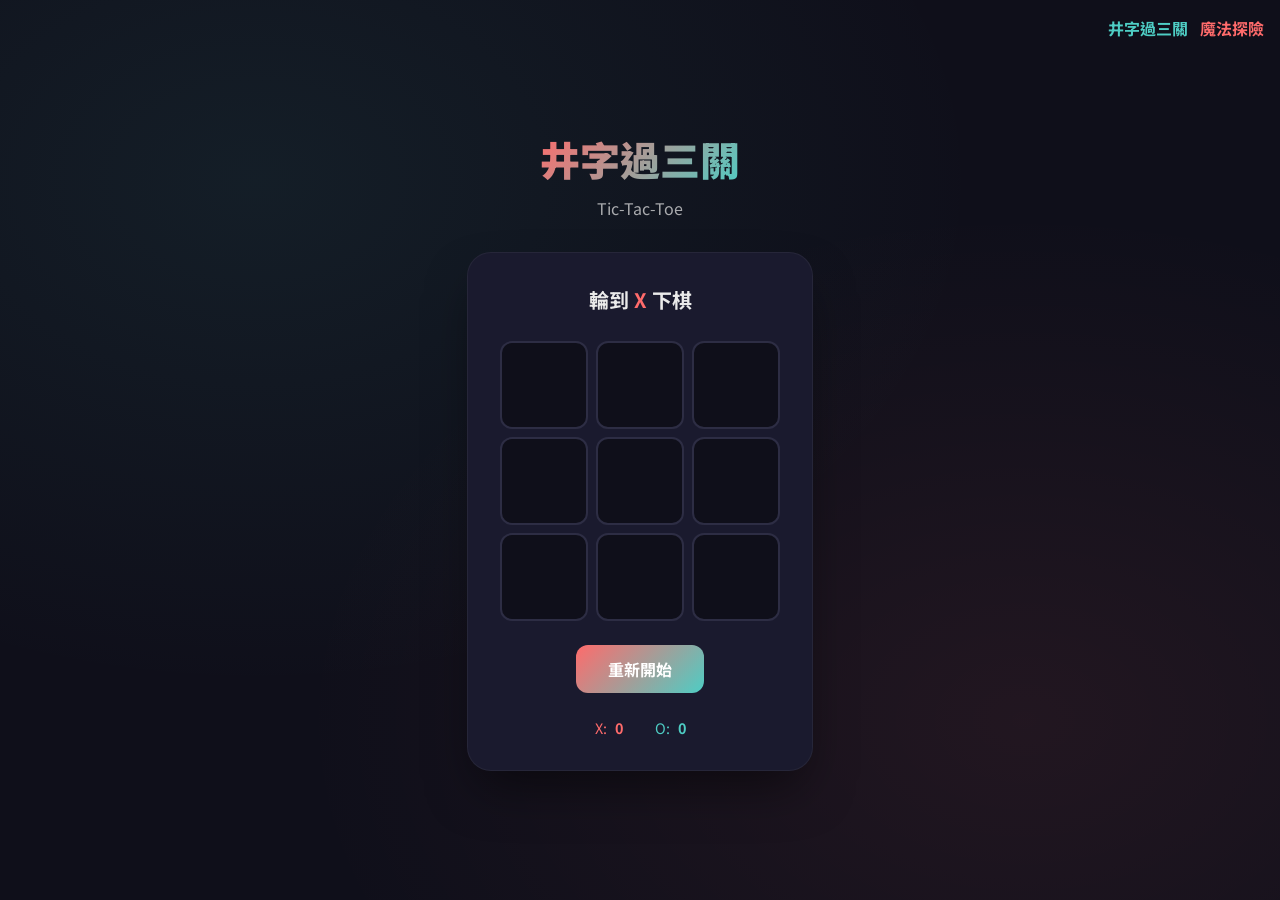
<file: index.html>
<!DOCTYPE html>
<html lang="zh-Hant">
<head>
    <meta charset="UTF-8">
    <meta name="viewport" content="width=device-width, initial-scale=1.0">
    <title>井字過三關</title>
    <link rel="preconnect" href="https://fonts.googleapis.com">
    <link rel="preconnect" href="https://fonts.gstatic.com" crossorigin>
    <link href="https://fonts.googleapis.com/css2?family=Noto+Sans+TC:wght@400;700;900&display=swap" rel="stylesheet">
    <style>
        :root {
            --bg-dark: #0f0f1a;
            --bg-card: #1a1a2e;
            --accent-x: #ff6b6b;
            --accent-o: #4ecdc4;
            --text: #eaeaea;
            --grid-line: #2d2d44;
        }

        * {
            margin: 0;
            padding: 0;
            box-sizing: border-box;
        }

        body {
            font-family: 'Noto Sans TC', sans-serif;
            min-height: 100vh;
            background: var(--bg-dark);
            background-image: 
                radial-gradient(ellipse at 20% 20%, rgba(78, 205, 196, 0.08) 0%, transparent 50%),
                radial-gradient(ellipse at 80% 80%, rgba(255, 107, 107, 0.08) 0%, transparent 50%);
            display: flex;
            flex-direction: column;
            align-items: center;
            justify-content: center;
            padding: 2rem;
            color: var(--text);
        }

        h1 {
            font-size: 2.5rem;
            font-weight: 900;
            margin-bottom: 0.5rem;
            background: linear-gradient(135deg, var(--accent-x), var(--accent-o));
            -webkit-background-clip: text;
            -webkit-text-fill-color: transparent;
            background-clip: text;
        }

        .subtitle {
            font-size: 1rem;
            opacity: 0.7;
            margin-bottom: 2rem;
        }

        .game-container {
            background: var(--bg-card);
            padding: 2rem;
            border-radius: 24px;
            box-shadow: 0 25px 50px -12px rgba(0, 0, 0, 0.5);
            border: 1px solid rgba(255, 255, 255, 0.05);
        }

        .status {
            text-align: center;
            font-size: 1.25rem;
            font-weight: 700;
            margin-bottom: 1.5rem;
            min-height: 2rem;
        }

        .status .player-x { color: var(--accent-x); }
        .status .player-o { color: var(--accent-o); }

        .board {
            display: grid;
            grid-template-columns: repeat(3, 1fr);
            gap: 8px;
            width: 280px;
            margin: 0 auto;
        }

        .cell {
            aspect-ratio: 1;
            background: var(--bg-dark);
            border: 2px solid var(--grid-line);
            border-radius: 12px;
            font-size: 3rem;
            font-weight: 900;
            cursor: pointer;
            display: flex;
            align-items: center;
            justify-content: center;
            transition: all 0.2s ease;
        }

        .cell:hover:not(.taken) {
            background: rgba(255, 255, 255, 0.05);
            border-color: rgba(255, 255, 255, 0.2);
            transform: scale(1.02);
        }

        .cell.taken {
            cursor: default;
        }

        .cell.x {
            color: var(--accent-x);
            text-shadow: 0 0 20px rgba(255, 107, 107, 0.3);
        }

        .cell.o {
            color: var(--accent-o);
            text-shadow: 0 0 20px rgba(78, 205, 196, 0.3);
        }

        .cell.winner {
            animation: pulse 0.5s ease infinite alternate;
        }

        @keyframes pulse {
            from { box-shadow: 0 0 0 0 rgba(78, 205, 196, 0.4); }
            to { box-shadow: 0 0 20px 5px rgba(78, 205, 196, 0.2); }
        }

        .cell.x.winner {
            animation-name: pulse-x;
        }

        @keyframes pulse-x {
            from { box-shadow: 0 0 0 0 rgba(255, 107, 107, 0.4); }
            to { box-shadow: 0 0 20px 5px rgba(255, 107, 107, 0.2); }
        }

        .reset-btn {
            margin-top: 1.5rem;
            padding: 0.75rem 2rem;
            font-size: 1rem;
            font-weight: 700;
            font-family: inherit;
            background: linear-gradient(135deg, var(--accent-x), var(--accent-o));
            border: none;
            border-radius: 12px;
            color: white;
            cursor: pointer;
            transition: transform 0.2s, box-shadow 0.2s;
            display: block;
            margin-left: auto;
            margin-right: auto;
        }

        .reset-btn:hover {
            transform: translateY(-2px);
            box-shadow: 0 10px 25px -5px rgba(255, 107, 107, 0.3);
        }

        .reset-btn:active {
            transform: translateY(0);
        }

        .scores {
            display: flex;
            justify-content: center;
            gap: 2rem;
            margin-top: 1.5rem;
            font-size: 0.9rem;
        }

        .score {
            display: flex;
            align-items: center;
            gap: 0.5rem;
        }

        .score-x { color: var(--accent-x); }
        .score-o { color: var(--accent-o); }
    </style>
</head>
<body>
    <nav style="position:fixed;top:1rem;right:1rem;display:flex;gap:0.75rem;">
        <a href="index.html" style="color:var(--accent-o);font-weight:700;text-decoration:none;">井字過三關</a>
        <a href="adventure.html" style="color:var(--accent-x);font-weight:700;text-decoration:none;">魔法探險</a>
    </nav>
    <h1>井字過三關</h1>
    <p class="subtitle">Tic-Tac-Toe</p>

    <div class="game-container">
        <div class="status" id="status">輪到 <span class="player-x">X</span> 下棋</div>

        <div class="board" id="board">
            <div class="cell" data-index="0"></div>
            <div class="cell" data-index="1"></div>
            <div class="cell" data-index="2"></div>
            <div class="cell" data-index="3"></div>
            <div class="cell" data-index="4"></div>
            <div class="cell" data-index="5"></div>
            <div class="cell" data-index="6"></div>
            <div class="cell" data-index="7"></div>
            <div class="cell" data-index="8"></div>
        </div>

        <button class="reset-btn" id="resetBtn">重新開始</button>

        <div class="scores">
            <span class="score score-x">X: <strong id="scoreX">0</strong></span>
            <span class="score score-o">O: <strong id="scoreO">0</strong></span>
        </div>
    </div>

    <script>
        const WIN_PATTERNS = [
            [0, 1, 2], [3, 4, 5], [6, 7, 8],
            [0, 3, 6], [1, 4, 7], [2, 5, 8],
            [0, 4, 8], [2, 4, 6]
        ];

        let board = ['', '', '', '', '', '', '', '', ''];
        let currentPlayer = 'X';
        let gameOver = false;
        let scores = { X: 0, O: 0 };

        const statusEl = document.getElementById('status');
        const boardEl = document.getElementById('board');
        const resetBtn = document.getElementById('resetBtn');
        const scoreXEl = document.getElementById('scoreX');
        const scoreOEl = document.getElementById('scoreO');

        function checkWinner() {
            for (const [a, b, c] of WIN_PATTERNS) {
                if (board[a] && board[a] === board[b] && board[a] === board[c]) {
                    return { winner: board[a], line: [a, b, c] };
                }
            }
            if (board.every(cell => cell)) return { winner: 'draw' };
            return null;
        }

        function updateStatus(result) {
            if (result) {
                if (result.winner === 'draw') {
                    statusEl.innerHTML = '和局！';
                } else {
                    statusEl.innerHTML = `<span class="player-${result.winner.toLowerCase()}">${result.winner}</span> 獲勝！`;
                    scores[result.winner]++;
                    scoreXEl.textContent = scores.X;
                    scoreOEl.textContent = scores.O;
                }
                gameOver = true;
            } else {
                const playerClass = currentPlayer === 'X' ? 'player-x' : 'player-o';
                statusEl.innerHTML = `輪到 <span class="${playerClass}">${currentPlayer}</span> 下棋`;
            }
        }

        function highlightWinner(line) {
            line.forEach(i => boardEl.children[i].classList.add('winner'));
        }

        function handleCellClick(e) {
            const cell = e.target;
            if (!cell.classList.contains('cell')) return;
            if (cell.classList.contains('taken') || gameOver) return;

            const index = parseInt(cell.dataset.index);
            board[index] = currentPlayer;
            cell.textContent = currentPlayer;
            cell.classList.add('taken', currentPlayer.toLowerCase());

            const result = checkWinner();
            if (result) {
                if (result.line) highlightWinner(result.line);
                updateStatus(result);
            } else {
                currentPlayer = currentPlayer === 'X' ? 'O' : 'X';
                updateStatus();
            }
        }

        function reset() {
            board = ['', '', '', '', '', '', '', '', ''];
            currentPlayer = 'X';
            gameOver = false;

            document.querySelectorAll('.cell').forEach(cell => {
                cell.textContent = '';
                cell.classList.remove('taken', 'x', 'o', 'winner');
            });

            updateStatus();
        }

        boardEl.addEventListener('click', handleCellClick);
        resetBtn.addEventListener('click', reset);

        updateStatus();
    </script>
</body>
</html>
</file>
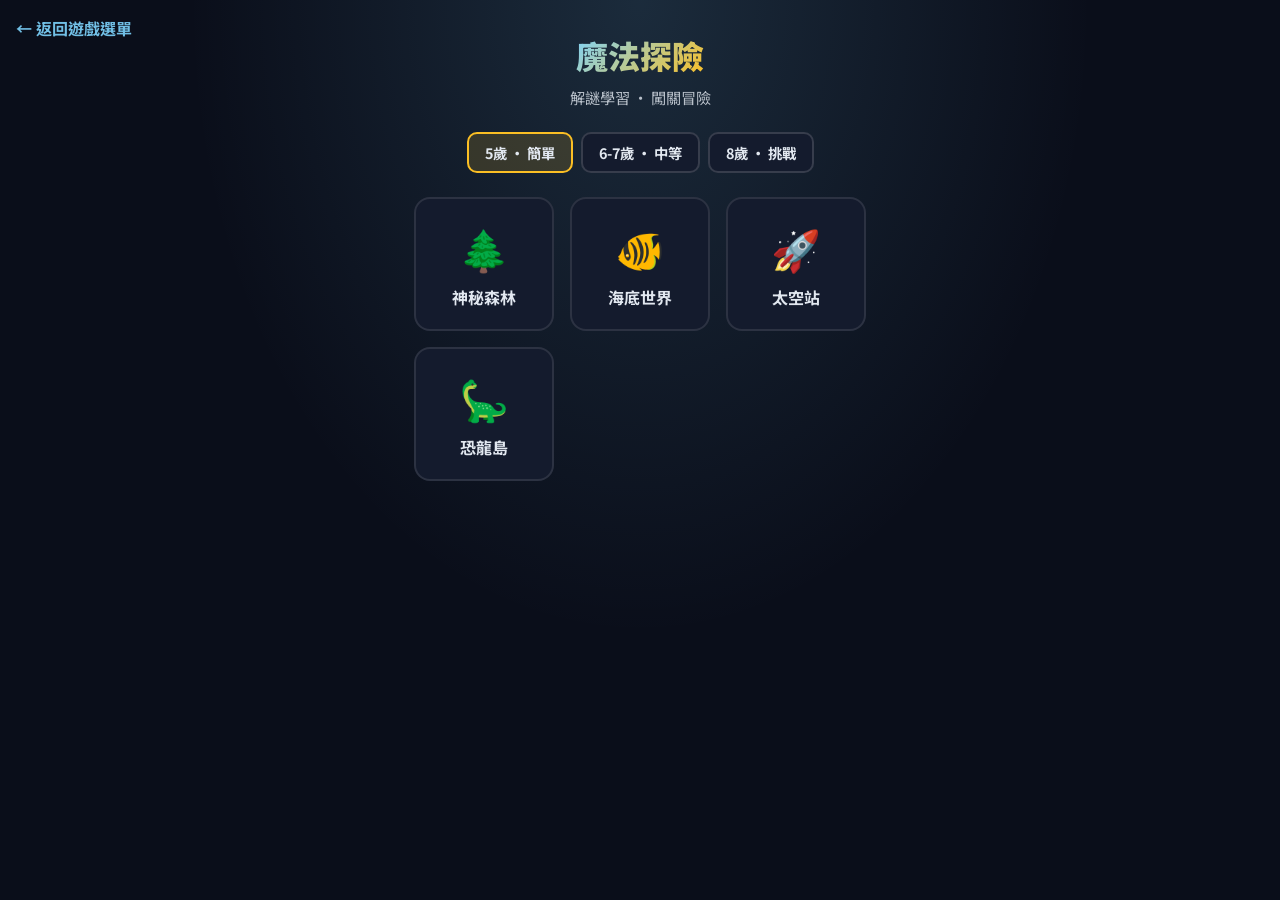
<file: adventure.html>
<!DOCTYPE html>
<html lang="zh-Hant">
<head>
    <meta charset="UTF-8">
    <meta name="viewport" content="width=device-width, initial-scale=1.0">
    <title>魔法探險 · 解謎學習</title>
    <link rel="preconnect" href="https://fonts.googleapis.com">
    <link rel="preconnect" href="https://fonts.gstatic.com" crossorigin>
    <link href="https://fonts.googleapis.com/css2?family=Noto+Sans+TC:wght@400;700;900&display=swap" rel="stylesheet">
    <style>
        :root {
            --bg-dark: #0a0e1a;
            --bg-card: #141b2d;
            --accent: #7dd3fc;
            --accent-warm: #fbbf24;
            --success: #34d399;
            --danger: #f87171;
            --text: #e2e8f0;
        }

        * { margin: 0; padding: 0; box-sizing: border-box; }

        body {
            font-family: 'Noto Sans TC', sans-serif;
            min-height: 100vh;
            background: var(--bg-dark);
            background-image: radial-gradient(ellipse at 50% 0%, rgba(125, 211, 252, 0.15) 0%, transparent 50%);
            color: var(--text);
            display: flex;
            flex-direction: column;
            align-items: center;
            padding: 1rem;
        }

        .back-link {
            position: fixed;
            top: 1rem;
            left: 1rem;
            color: var(--accent);
            text-decoration: none;
            font-weight: 700;
            opacity: 0.9;
        }
        .back-link:hover { opacity: 1; text-decoration: underline; }

        h1 {
            font-size: 2rem;
            font-weight: 900;
            margin: 1rem 0 0.5rem;
            background: linear-gradient(135deg, var(--accent), var(--accent-warm));
            -webkit-background-clip: text;
            -webkit-text-fill-color: transparent;
            background-clip: text;
        }

        .subtitle { font-size: 0.95rem; opacity: 0.8; margin-bottom: 1.5rem; }

        /* 地圖選擇 */
        .map-select {
            display: grid;
            grid-template-columns: repeat(auto-fit, minmax(140px, 1fr));
            gap: 1rem;
            max-width: 600px;
            margin-bottom: 1.5rem;
        }

        .map-btn {
            padding: 1.25rem;
            border-radius: 16px;
            border: 2px solid rgba(255,255,255,0.1);
            background: var(--bg-card);
            color: var(--text);
            font-family: inherit;
            font-size: 1rem;
            font-weight: 700;
            cursor: pointer;
            transition: all 0.2s;
            display: flex;
            flex-direction: column;
            align-items: center;
            gap: 0.5rem;
        }

        .map-btn:hover {
            border-color: var(--accent);
            transform: translateY(-2px);
            box-shadow: 0 8px 25px rgba(125, 211, 252, 0.2);
        }

        .map-btn .emoji { font-size: 2.5rem; }

        /* 難度選擇 */
        .difficulty-select {
            display: flex;
            gap: 0.5rem;
            margin-bottom: 1.5rem;
            flex-wrap: wrap;
            justify-content: center;
        }

        .diff-btn {
            padding: 0.5rem 1rem;
            border-radius: 10px;
            border: 2px solid rgba(255,255,255,0.15);
            background: var(--bg-card);
            color: var(--text);
            font-family: inherit;
            font-size: 0.9rem;
            font-weight: 700;
            cursor: pointer;
        }

        .diff-btn.active, .diff-btn:hover {
            border-color: var(--accent-warm);
            background: rgba(251, 191, 36, 0.15);
        }

        /* 遊戲區域 */
        .game-area {
            display: none;
            flex-direction: column;
            align-items: center;
            width: 100%;
            max-width: 500px;
        }

        .game-area.active { display: flex; }

        .map-title {
            font-size: 1.25rem;
            font-weight: 700;
            margin-bottom: 0.5rem;
        }

        .level-info {
            font-size: 0.9rem;
            opacity: 0.8;
            margin-bottom: 1rem;
        }

        .map-grid {
            display: grid;
            gap: 4px;
            padding: 1rem;
            background: var(--bg-card);
            border-radius: 20px;
            border: 2px solid rgba(255,255,255,0.08);
            box-shadow: 0 20px 40px rgba(0,0,0,0.3);
        }

        .tile {
            width: 48px;
            height: 48px;
            border-radius: 10px;
            display: flex;
            align-items: center;
            justify-content: center;
            font-size: 1.75rem;
            background: rgba(30, 41, 59, 0.8);
            border: 1px solid rgba(255,255,255,0.06);
            transition: all 0.2s;
        }

        .tile.path { background: rgba(125, 211, 252, 0.15); }
        .tile.goal { background: rgba(251, 191, 36, 0.2); border-color: var(--accent-warm); }
        .tile.goal.solved { background: rgba(52, 211, 153, 0.2); }
        .tile.player { background: linear-gradient(135deg, var(--accent), #38bdf8); box-shadow: 0 0 15px rgba(125, 211, 252, 0.5); }

        .controls {
            display: flex;
            gap: 0.5rem;
            margin-top: 1rem;
            flex-wrap: wrap;
            justify-content: center;
        }

        .ctrl-btn {
            width: 48px;
            height: 48px;
            border-radius: 12px;
            border: 2px solid rgba(255,255,255,0.2);
            background: var(--bg-card);
            color: var(--text);
            font-size: 1.5rem;
            cursor: pointer;
            transition: all 0.2s;
        }

        .ctrl-btn:hover { border-color: var(--accent); transform: scale(1.05); }

        /* 謎題彈窗 */
        .puzzle-overlay {
            display: none;
            position: fixed;
            inset: 0;
            background: rgba(0,0,0,0.75);
            z-index: 100;
            align-items: center;
            justify-content: center;
            padding: 1rem;
        }

        .puzzle-overlay.active { display: flex; }

        .puzzle-box {
            background: var(--bg-card);
            border-radius: 24px;
            padding: 2rem;
            max-width: 400px;
            width: 100%;
            border: 2px solid rgba(125, 211, 252, 0.3);
            box-shadow: 0 25px 50px rgba(0,0,0,0.5);
        }

        .puzzle-title {
            font-size: 1.1rem;
            font-weight: 700;
            margin-bottom: 1rem;
            color: var(--accent);
        }

        .puzzle-question {
            font-size: 1.25rem;
            font-weight: 700;
            margin-bottom: 1.5rem;
            line-height: 1.4;
        }

        .puzzle-options {
            display: grid;
            gap: 0.75rem;
        }

        .puzzle-option {
            padding: 1rem 1.25rem;
            border-radius: 12px;
            border: 2px solid rgba(255,255,255,0.15);
            background: rgba(30, 41, 59, 0.6);
            color: var(--text);
            font-family: inherit;
            font-size: 1.1rem;
            font-weight: 600;
            cursor: pointer;
            text-align: left;
            transition: all 0.2s;
            display: flex;
            align-items: center;
            gap: 0.5rem;
        }

        .puzzle-option:hover { border-color: var(--accent); background: rgba(125, 211, 252, 0.1); }
        .puzzle-option.correct { border-color: var(--success); background: rgba(52, 211, 153, 0.2); }
        .puzzle-option.wrong { border-color: var(--danger); background: rgba(248, 113, 113, 0.15); opacity: 0.7; }

        .puzzle-feedback {
            margin-top: 1rem;
            font-size: 1.1rem;
            font-weight: 700;
            text-align: center;
            display: none;
        }

        .puzzle-feedback.show { display: block; }
        .puzzle-feedback.success { color: var(--success); }
        .puzzle-feedback.fail { color: var(--danger); }

        /* 過關慶祝 */
        .celebration {
            display: none;
            position: fixed;
            inset: 0;
            background: rgba(0,0,0,0.8);
            z-index: 101;
            align-items: center;
            justify-content: center;
            flex-direction: column;
            gap: 1rem;
            padding: 1rem;
        }

        .celebration.active { display: flex; }

        .celebration-emoji { font-size: 4rem; animation: bounce 0.5s ease infinite alternate; }
        @keyframes bounce { from { transform: scale(1); } to { transform: scale(1.2); } }

        .celebration-text { font-size: 1.5rem; font-weight: 900; color: var(--accent-warm); }

        .next-btn {
            padding: 0.75rem 2rem;
            border-radius: 12px;
            border: none;
            background: linear-gradient(135deg, var(--accent), var(--accent-warm));
            color: #0a0e1a;
            font-family: inherit;
            font-size: 1rem;
            font-weight: 700;
            cursor: pointer;
        }

        .next-btn:hover { transform: scale(1.05); }
    </style>
</head>
<body>
    <a href="index.html" class="back-link">← 返回遊戲選單</a>

    <h1>魔法探險</h1>
    <p class="subtitle">解謎學習 · 闖關冒險</p>

    <div class="difficulty-select">
        <button class="diff-btn active" data-diff="easy">5歲 · 簡單</button>
        <button class="diff-btn" data-diff="medium">6-7歲 · 中等</button>
        <button class="diff-btn" data-diff="hard">8歲 · 挑戰</button>
    </div>

    <div class="map-select">
        <button class="map-btn" data-map="forest">
            <span class="emoji">🌲</span>
            <span>神秘森林</span>
        </button>
        <button class="map-btn" data-map="ocean">
            <span class="emoji">🐠</span>
            <span>海底世界</span>
        </button>
        <button class="map-btn" data-map="space">
            <span class="emoji">🚀</span>
            <span>太空站</span>
        </button>
        <button class="map-btn" data-map="dino">
            <span class="emoji">🦕</span>
            <span>恐龍島</span>
        </button>
    </div>

    <div class="game-area" id="gameArea">
        <div class="map-title" id="mapTitle"></div>
        <div class="level-info" id="levelInfo">第 1 關 · 完成任務開門！</div>
        <button class="diff-btn" id="backToMaps" style="margin-bottom:0.5rem;">換地圖</button>
        <div class="map-grid" id="mapGrid"></div>
        <div class="controls">
            <button class="ctrl-btn" data-dir="up">⬆️</button>
            <div style="display:flex;gap:0.5rem;">
                <button class="ctrl-btn" data-dir="left">⬅️</button>
                <button class="ctrl-btn" data-dir="down">⬇️</button>
                <button class="ctrl-btn" data-dir="right">➡️</button>
            </div>
        </div>
    </div>

    <div class="puzzle-overlay" id="puzzleOverlay">
        <div class="puzzle-box">
            <div class="puzzle-title" id="puzzleCategory"></div>
            <div class="puzzle-question" id="puzzleQuestion"></div>
            <div class="puzzle-options" id="puzzleOptions"></div>
            <div class="puzzle-feedback" id="puzzleFeedback"></div>
        </div>
    </div>

    <div class="celebration" id="celebration">
        <span class="celebration-emoji">🎉</span>
        <span class="celebration-text" id="celebrationText">完成任務！</span>
        <button class="next-btn" id="nextBtn">繼續探險</button>
    </div>

    <script>
        const MAP_NAMES = { forest: '神秘森林', ocean: '海底世界', space: '太空站', dino: '恐龍島' };
        const MAP_EMOJIS = { forest: '🌲', ocean: '🐠', space: '🚀', dino: '🦕' };

        const PUZZLES = {
            easy: [
                { cat: '數學 · 數數', q: '圖中有幾隻小鳥？', opts: ['2 隻', '3 隻', '4 隻', '5 隻'], ans: 1 },
                { cat: '常識 · 顏色', q: '揀出「紅色」的物件', opts: ['🍎 蘋果', '🍌 香蕉', '🍋 檸檬', '🥦 西蘭花'], ans: 0 },
                { cat: '常識 · 動物', q: '邊種動物會飛？', opts: ['🐕 狗', '🐦 鳥', '🐟 魚', '🐢 龜'], ans: 1 },
                { cat: '數學 · 比較', q: '邊個數字最大？', opts: ['3', '7', '5', '2'], ans: 1 },
                { cat: '中文 · 認字', q: '「大」嘅相反係？', opts: ['多', '小', '高', '長'], ans: 1 },
                { cat: '常識 · 交通工具', q: '邊種可以喺天上飛？', opts: ['🚗 汽車', '✈️ 飛機', '🚢 船', '🚲 單車'], ans: 1 },
                { cat: '數學 · 圖形', q: '揀出「圓形」', opts: ['⬜ 正方形', '🔺 三角形', '⭕ 圓形', '📐 長方形'], ans: 2 },
                { cat: '常識 · 身體', q: '我哋用邊度睇嘢？', opts: ['👂 耳朵', '👃 鼻子', '👀 眼睛', '👄 嘴巴'], ans: 2 },
            ],
            medium: [
                { cat: '數學 · 加法', q: '3 + 5 = ?', opts: ['6', '7', '8', '9'], ans: 2 },
                { cat: '數學 · 減法', q: '10 - 4 = ?', opts: ['5', '6', '7', '8'], ans: 1 },
                { cat: '中文 · 詞語', q: '「太陽」同邊個係一對？', opts: ['星星', '月亮', '雲朵', '彩虹'], ans: 1 },
                { cat: '常識 · 天氣', q: '落雨嘅時候要帶咩？', opts: ['太陽眼鏡', '雨傘', '風箏', '雪糕'], ans: 1 },
                { cat: '數學 · 比較', q: '15 同 12 邊個大？', opts: ['一樣', '12', '15', '唔知'], ans: 2 },
                { cat: '常識 · 動物', q: '邊種動物住喺水入面？', opts: ['🐰 兔', '🐸 青蛙', '🐔 雞', '🐶 狗'], ans: 1 },
                { cat: '數學 · 數數', q: '7 + 3 = ?', opts: ['9', '10', '11', '12'], ans: 1 },
                { cat: '中文 · 認字', q: '「開心」嘅意思接近？', opts: ['傷心', '快樂', '嬲', '驚'], ans: 1 },
            ],
            hard: [
                { cat: '數學 · 加法', q: '12 + 8 = ?', opts: ['18', '19', '20', '21'], ans: 2 },
                { cat: '數學 · 減法', q: '18 - 9 = ?', opts: ['7', '8', '9', '10'], ans: 2 },
                { cat: '常識 · 科學', q: '揀出「會漂浮喺水上」嘅物件', opts: ['石頭', '鐵釘', '木頭', '玻璃珠'], ans: 2 },
                { cat: '中文 · 詞語', q: '「早晨」係咩時候講？', opts: ['夜晚', '中午', '早上', '下午'], ans: 2 },
                { cat: '數學 · 比較', q: '邊個數喺 20 同 25 中間？', opts: ['18', '22', '26', '30'], ans: 1 },
                { cat: '常識 · 自然', q: '植物生長最需要咩？', opts: ['冰', '陽光', '石頭', '膠袋'], ans: 1 },
                { cat: '數學 · 應用', q: '小明有 5 粒糖，媽咪再俾 7 粒，一共有幾粒？', opts: ['11', '12', '13', '14'], ans: 1 },
                { cat: '常識 · 邏輯', q: '冬天會落咩？', opts: ['雨', '雪', '冰雹', 'B 和 C 都可能'], ans: 3 },
            ],
        };

        let state = {
            map: null,
            difficulty: 'easy',
            playerPos: { r: 0, c: 0 },
            level: 1,
            goals: [],
            usedPuzzles: new Set(),
        };

        const ROWS = 5, COLS = 5;

        function initMap() {
            state.playerPos = { r: 0, c: 0 };
            state.goals = [];
            const grid = document.getElementById('mapGrid');
            grid.innerHTML = '';
            grid.style.gridTemplateColumns = `repeat(${COLS}, 48px)`;

            for (let r = 0; r < ROWS; r++) {
                for (let c = 0; c < COLS; c++) {
                    const tile = document.createElement('div');
                    tile.className = 'tile path';
                    tile.dataset.r = r;
                    tile.dataset.c = c;
                    let emoji = '🟫';
                    if (r === 0 && c === 0) {
                        emoji = '🧙';
                        tile.classList.add('player');
                    } else if ((r === ROWS - 1 && c === COLS - 1) || (r === 2 && c === 2)) {
                        const goals = ['🚪', '📦', '🐣'];
                        emoji = goals[state.goals.length % 3];
                        tile.classList.add('goal');
                        state.goals.push({ r, c });
                    }
                    tile.textContent = emoji;
                    grid.appendChild(tile);
                }
            }

            document.getElementById('mapTitle').textContent = MAP_NAMES[state.map] + ' ' + MAP_EMOJIS[state.map];
            document.getElementById('levelInfo').textContent = `第 ${state.level} 關 · 完成任務開門！`;
        }

        function getTile(r, c) {
            return document.querySelector(`.tile[data-r="${r}"][data-c="${c}"]`);
        }

        function movePlayer(dr, dc) {
            const nr = state.playerPos.r + dr;
            const nc = state.playerPos.c + dc;
            if (nr < 0 || nr >= ROWS || nc < 0 || nc >= COLS) return;

            const isGoal = state.goals.some(g => g.r === nr && g.c === nc);
            const goalTile = state.goals.find(g => g.r === nr && g.c === nc);
            const tile = getTile(nr, nc);
            if (tile && tile.classList.contains('solved')) {
                // 已解謎，可以通過
            } else if (isGoal && goalTile) {
                showPuzzle(goalTile);
                return;
            }

            getTile(state.playerPos.r, state.playerPos.c).classList.remove('player');
            getTile(state.playerPos.r, state.playerPos.c).textContent = '🟫';
            state.playerPos = { r: nr, c: nc };
            const newTile = getTile(nr, nc);
            newTile.classList.add('player');
            newTile.textContent = '🧙';
        }

        function getRandomPuzzle() {
            const pool = PUZZLES[state.difficulty];
            let idx = Math.floor(Math.random() * pool.length);
            const key = `${state.difficulty}-${idx}`;
            if (state.usedPuzzles.size >= pool.length) state.usedPuzzles.clear();
            while (state.usedPuzzles.has(key)) {
                idx = (idx + 1) % pool.length;
            }
            state.usedPuzzles.add(key);
            return pool[idx];
        }

        function showPuzzle(goalTile) {
            const p = getRandomPuzzle();
            document.getElementById('puzzleCategory').textContent = p.cat;
            document.getElementById('puzzleQuestion').textContent = p.q;
            const optsEl = document.getElementById('puzzleOptions');
            optsEl.innerHTML = '';
            document.getElementById('puzzleFeedback').classList.remove('show');

            p.opts.forEach((opt, i) => {
                const btn = document.createElement('button');
                btn.className = 'puzzle-option';
                btn.textContent = opt;
                btn.onclick = () => checkAnswer(i === p.ans, btn, p.opts, p.ans, goalTile);
                optsEl.appendChild(btn);
            });

            document.getElementById('puzzleOverlay').classList.add('active');
        }

        function checkAnswer(correct, btn, opts, ansIdx, goalTile) {
            document.querySelectorAll('.puzzle-option').forEach(b => { b.style.pointerEvents = 'none'; });
            document.querySelectorAll('.puzzle-option').forEach((b, i) => {
                if (i === ansIdx) b.classList.add('correct');
                else if (b === btn && !correct) b.classList.add('wrong');
            });

            const feedback = document.getElementById('puzzleFeedback');
            feedback.classList.add('show');
            if (correct) {
                feedback.textContent = '✅ 答啱！好叻！';
                feedback.classList.add('success');
                feedback.classList.remove('fail');
                setTimeout(() => {
                    document.getElementById('puzzleOverlay').classList.remove('active');
                    const tile = getTile(goalTile.r, goalTile.c);
                    tile.classList.add('solved');
                    tile.textContent = '✨';
                    showCelebration();
                }, 800);
            } else {
                feedback.textContent = '再試一次！';
                feedback.classList.add('fail');
                feedback.classList.remove('success');
                setTimeout(() => {
                    document.getElementById('puzzleOverlay').classList.remove('active');
                }, 1200);
            }
        }

        function showCelebration() {
            const msgs = ['完成任務！', '好叻！', '闖關成功！', '繼續加油！'];
            document.getElementById('celebrationText').textContent = msgs[Math.floor(Math.random() * msgs.length)];
            document.getElementById('celebration').classList.add('active');
        }

        document.getElementById('nextBtn').onclick = () => {
            document.getElementById('celebration').classList.remove('active');
            state.level++;
            initMap();
        };

        document.querySelectorAll('.map-btn').forEach(btn => {
            btn.onclick = () => {
                state.map = btn.dataset.map;
                state.level = 1;
                state.usedPuzzles.clear();
                document.querySelector('.map-select').style.display = 'none';
                document.getElementById('gameArea').classList.add('active');
                initMap();
            };
        });

        document.getElementById('backToMaps').onclick = () => {
            document.getElementById('gameArea').classList.remove('active');
            document.querySelector('.map-select').style.display = 'grid';
        };

        document.querySelectorAll('.diff-btn').forEach(btn => {
            btn.onclick = () => {
                document.querySelectorAll('.diff-btn').forEach(b => b.classList.remove('active'));
                btn.classList.add('active');
                state.difficulty = btn.dataset.diff;
            };
        });

        document.querySelectorAll('.ctrl-btn').forEach(btn => {
            btn.onclick = () => {
                const d = btn.dataset.dir;
                if (d === 'up') movePlayer(-1, 0);
                if (d === 'down') movePlayer(1, 0);
                if (d === 'left') movePlayer(0, -1);
                if (d === 'right') movePlayer(0, 1);
            };
        });

        document.addEventListener('keydown', (e) => {
            if (document.getElementById('puzzleOverlay').classList.contains('active')) return;
            if (e.key === 'ArrowUp') movePlayer(-1, 0);
            if (e.key === 'ArrowDown') movePlayer(1, 0);
            if (e.key === 'ArrowLeft') movePlayer(0, -1);
            if (e.key === 'ArrowRight') movePlayer(0, 1);
        });
    </script>
</body>
</html>
</file>
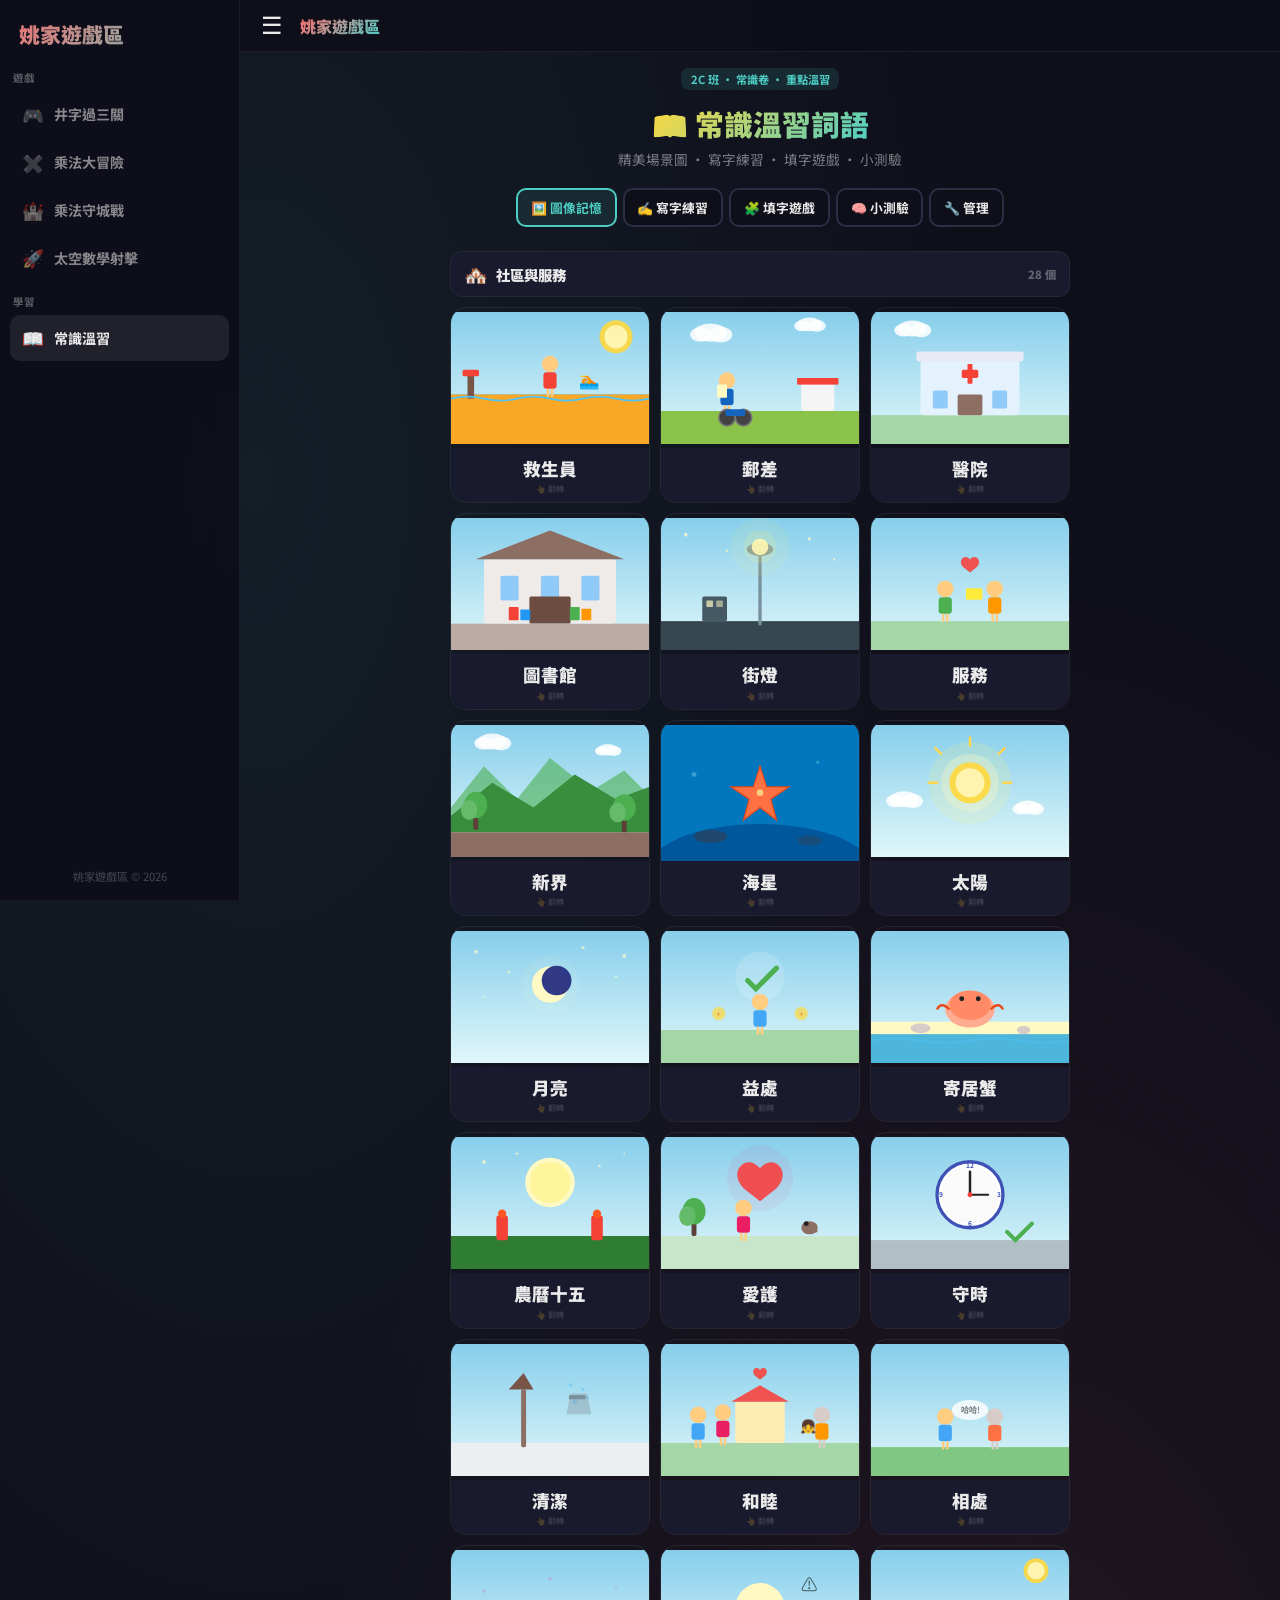
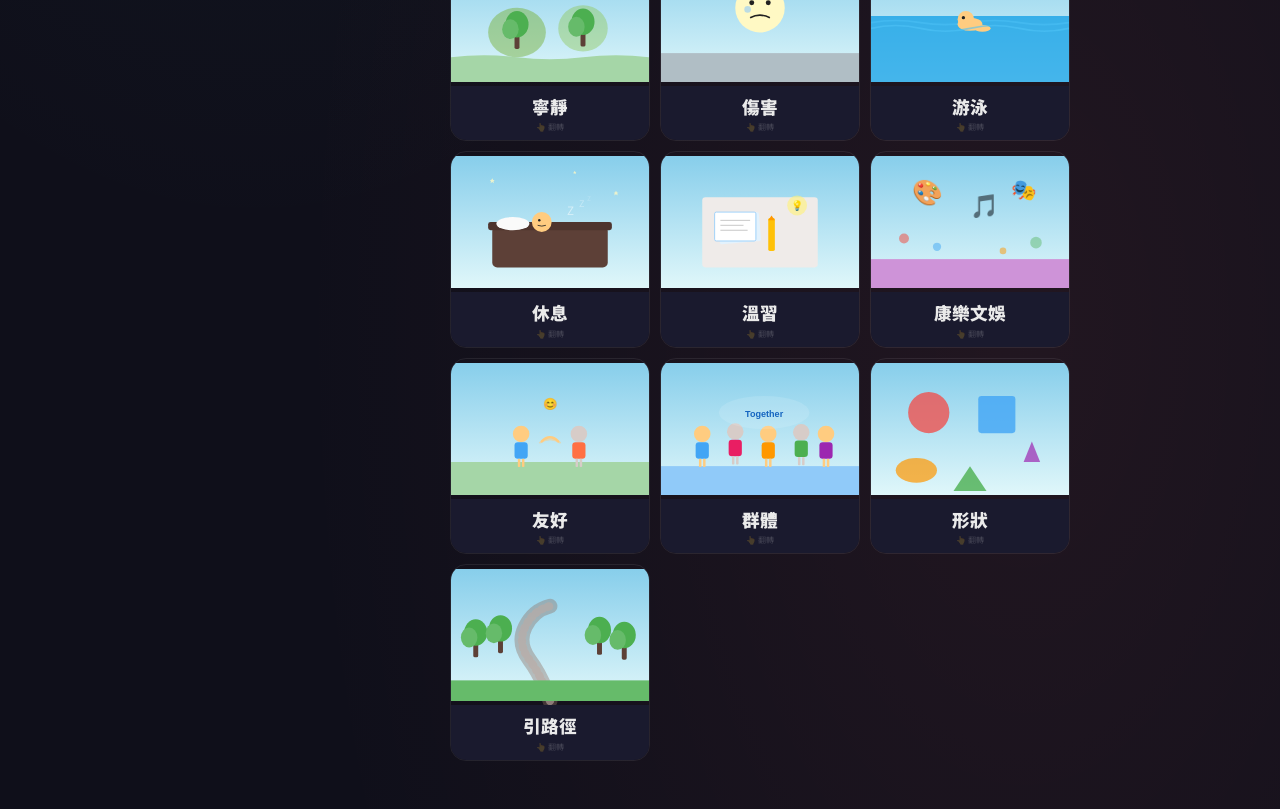
<file: gs.html>
<!DOCTYPE html>
<html lang="zh-Hant">
<head>
    <meta charset="UTF-8">
    <meta name="viewport" content="width=device-width, initial-scale=1.0">
    <title>常識溫習 | 姚家遊戲區</title>
    <link rel="preconnect" href="https://fonts.googleapis.com">
    <link rel="preconnect" href="https://fonts.gstatic.com" crossorigin>
    <link href="https://fonts.googleapis.com/css2?family=Noto+Sans+TC:wght@400;700;900&display=swap" rel="stylesheet">
    <link rel="stylesheet" href="nav.css">
    <style>
        .gs-title{font-size:1.8rem;font-weight:900;text-align:center;margin-bottom:.3rem;background:linear-gradient(135deg,var(--accent-gold),var(--accent-o));-webkit-background-clip:text;-webkit-text-fill-color:transparent;background-clip:text}
        .gs-sub{text-align:center;opacity:.5;margin-bottom:1.2rem;font-size:.85rem}
        .gs-badge{display:inline-block;background:rgba(78,205,196,.12);color:var(--accent-o);font-size:.7rem;font-weight:700;padding:.2rem .6rem;border-radius:8px;margin-bottom:.8rem}
        .mode-bar{display:flex;gap:6px;margin-bottom:1.5rem;flex-wrap:wrap;justify-content:center}
        .mode-btn{padding:.5rem .8rem;border-radius:10px;border:2px solid var(--grid-line);background:var(--bg-dark);color:var(--text);font-family:inherit;font-size:.8rem;font-weight:700;cursor:pointer;transition:all .15s}
        .mode-btn:hover{border-color:rgba(255,255,255,.2)}.mode-btn.active{border-color:var(--accent-o);background:rgba(78,205,196,.1);color:var(--accent-o)}
        .mode-panel{display:none;width:100%;max-width:620px}.mode-panel.active{display:block}

        .topic-section{margin-bottom:1.5rem}.topic-header{display:flex;align-items:center;gap:.5rem;padding:.5rem .8rem;margin-bottom:.6rem;background:var(--bg-card);border-radius:12px;border:1px solid rgba(255,255,255,.05);font-weight:900;font-size:.9rem}
        .topic-count{margin-left:auto;font-size:.7rem;opacity:.35}

        /* ── Scene cards ── */
        .cards-grid{display:grid;grid-template-columns:repeat(auto-fill,minmax(170px,1fr));gap:10px}
        .scene-card{border-radius:16px;overflow:hidden;cursor:pointer;transition:all .25s;position:relative;border:1px solid rgba(255,255,255,.08)}
        .scene-card:hover{transform:translateY(-4px);box-shadow:0 12px 30px rgba(0,0,0,.4)}
        .scene-card.flipped .sc-front{opacity:0;pointer-events:none}.scene-card.flipped .sc-back{opacity:1;pointer-events:auto}
        .sc-front,.sc-back{transition:opacity .35s}
        .sc-back{position:absolute;inset:0;opacity:0;background:var(--bg-card);display:flex;flex-direction:column;align-items:center;justify-content:center;padding:.8rem;pointer-events:none}

        .sc-illustration{width:100%;height:140px;position:relative;overflow:hidden;display:flex;align-items:center;justify-content:center}
        .sc-illustration svg{width:100%;height:100%}
        .sc-label{padding:.5rem;text-align:center;background:var(--bg-card)}
        .sc-word{font-size:1.1rem;font-weight:900}.sc-tap{font-size:.5rem;opacity:.2;margin-top:.15rem}

        .sc-back-word{font-size:1.8rem;font-weight:900;color:var(--accent-gold);letter-spacing:.15em;margin-bottom:.3rem}
        .sc-back-hint{font-size:.72rem;opacity:.55;line-height:1.4;margin-bottom:.3rem}
        .sc-back-sent{font-size:.68rem;opacity:.4;line-height:1.4;font-style:italic}

        /* ── Writing ── */
        .write-card{background:var(--bg-card);border-radius:20px;padding:1.5rem;box-shadow:0 20px 40px rgba(0,0,0,.4);border:1px solid rgba(255,255,255,.05);text-align:center}
        .write-illust{width:200px;height:140px;margin:0 auto .5rem;border-radius:12px;overflow:hidden}
        .write-illust svg{width:100%;height:100%}
        .write-hint{font-size:.9rem;font-weight:700;margin-bottom:.4rem;opacity:.7}
        .write-prompt{font-size:.75rem;opacity:.35;margin-bottom:.5rem}

        .char-rows{display:flex;flex-direction:column;gap:12px;margin-bottom:.7rem;width:100%}
        .char-row{display:flex;gap:8px;align-items:center;justify-content:center}
        .char-row-label{font-size:.7rem;opacity:.35;font-weight:700;width:100%;text-align:center;margin-bottom:2px}
        .char-write{position:relative;flex:1;max-width:140px;aspect-ratio:1;border-radius:12px;overflow:hidden;border:2px solid var(--grid-line);background:#fff;touch-action:none}
        .char-write canvas{display:block;width:100%;height:100%;cursor:crosshair}
        .char-write-grid{position:absolute;inset:0;pointer-events:none}
        .char-write-grid line{stroke:#ddd;stroke-width:1;stroke-dasharray:5 4}
        .char-write-num{position:absolute;top:3px;left:6px;font-size:.65rem;color:#bbb;pointer-events:none;font-weight:700;z-index:2}
        .char-ref{flex:1;max-width:140px;aspect-ratio:1;border-radius:12px;background:rgba(255,255,255,.05);display:flex;align-items:center;justify-content:center;font-size:2rem;font-weight:900;color:rgba(255,255,255,.1);font-family:'Noto Sans TC',sans-serif;transition:all .3s;border:2px dashed var(--grid-line)}
        .char-ref.show{background:#fff;color:#222;font-size:4rem;border:2px solid #e0e0e0;border-style:solid}
        .char-pair-label{display:flex;gap:8px;justify-content:center;width:100%;max-width:296px;margin:0 auto}
        .char-pair-label span{flex:1;max-width:140px;text-align:center;font-size:.6rem;opacity:.3;font-weight:700}

        .write-btns{display:flex;gap:8px;justify-content:center;flex-wrap:wrap;margin-bottom:.5rem}
        .w-btn{padding:.5rem 1rem;border-radius:10px;border:2px solid var(--grid-line);background:var(--bg-dark);color:var(--text);font-family:inherit;font-size:.82rem;font-weight:700;cursor:pointer;transition:all .15s}
        .w-btn:hover{border-color:rgba(255,255,255,.2)}.w-btn.green{border-color:var(--accent-o);color:var(--accent-o)}.w-btn.red{border-color:var(--accent-x);color:var(--accent-x)}.w-btn.gold{border-color:var(--accent-gold);color:var(--accent-gold)}

        .learn-box{background:rgba(255,217,61,.08);border:2px solid rgba(255,217,61,.2);border-radius:14px;padding:1rem;margin:.8rem 0;text-align:center;display:none}
        .learn-box.show{display:block}
        .learn-word{font-size:2.5rem;font-weight:900;color:var(--accent-gold);letter-spacing:.2em;margin-bottom:.4rem}
        .learn-hint{font-size:.85rem;opacity:.6;margin-bottom:.3rem}
        .learn-sent{font-size:.8rem;opacity:.45;font-style:italic}
        .learn-tip{font-size:.75rem;color:var(--accent-o);margin-top:.5rem;font-weight:700}

        .write-progress{display:flex;align-items:center;justify-content:center;gap:.5rem;font-size:.7rem;opacity:.35;margin-top:.4rem}
        .write-progress-dots{display:flex;gap:3px}.w-dot{width:7px;height:7px;border-radius:50%;background:var(--grid-line)}.w-dot.done{background:var(--accent-o)}.w-dot.wrong{background:var(--accent-x)}.w-dot.current{background:var(--accent-gold);box-shadow:0 0 6px var(--accent-gold)}

        /* ── Admin ── */
        .admin-gate{background:var(--bg-card);border-radius:20px;padding:2rem;box-shadow:0 20px 40px rgba(0,0,0,.4);border:1px solid rgba(255,255,255,.05);text-align:center;max-width:400px;margin:0 auto}
        .admin-gate input{width:100%;padding:.7rem;border-radius:10px;border:2px solid var(--grid-line);background:var(--bg-dark);color:var(--text);font-family:inherit;font-size:1rem;text-align:center;margin:.8rem 0}
        .admin-gate input:focus{outline:none;border-color:var(--accent-o)}
        .admin-panel{max-width:600px;margin:0 auto}
        .admin-word{background:var(--bg-card);border-radius:14px;padding:1rem;margin-bottom:.8rem;border:1px solid rgba(255,255,255,.05)}
        .admin-word .aw-head{display:flex;align-items:center;gap:.5rem;margin-bottom:.6rem;font-weight:900;font-size:1rem}
        .admin-word .aw-idx{background:var(--accent-gold);color:#1a1a2e;width:24px;height:24px;border-radius:6px;display:flex;align-items:center;justify-content:center;font-size:.7rem;font-weight:900;flex-shrink:0}
        .admin-word label{display:block;font-size:.7rem;opacity:.4;margin-bottom:.2rem;margin-top:.5rem;font-weight:700}
        .admin-word input,.admin-word textarea{width:100%;padding:.5rem .6rem;border-radius:8px;border:2px solid var(--grid-line);background:var(--bg-dark);color:var(--text);font-family:inherit;font-size:.85rem;resize:vertical}
        .admin-word input:focus,.admin-word textarea:focus{outline:none;border-color:var(--accent-o)}
        .admin-actions{display:flex;gap:8px;justify-content:center;margin-top:1rem;flex-wrap:wrap;position:sticky;bottom:0;padding:1rem 0;background:var(--bg-dark)}
        .admin-actions .w-btn{padding:.6rem 1.2rem;font-size:.85rem}

        /* ── Fill-in ── */
        .fill-card{background:var(--bg-card);border-radius:20px;padding:1.5rem;box-shadow:0 20px 40px rgba(0,0,0,.4);border:1px solid rgba(255,255,255,.05);text-align:center}
        .fill-illust{width:180px;height:120px;margin:0 auto .5rem;border-radius:10px;overflow:hidden}
        .fill-illust svg{width:100%;height:100%}
        .fill-word{font-size:2.2rem;font-weight:900;margin-bottom:.4rem;letter-spacing:.2em}
        .fill-blank{display:inline-block;width:2.2rem;height:2.2rem;border-bottom:3px solid var(--accent-gold);margin:0 .05rem;vertical-align:bottom}
        .fill-hint{font-size:.75rem;opacity:.45;margin-bottom:.8rem}
        .fill-opts{display:flex;gap:10px;justify-content:center;flex-wrap:wrap;margin-bottom:.7rem}
        .fill-opt{width:56px;height:56px;font-size:1.4rem;font-weight:900;font-family:inherit;background:var(--bg-dark);border:2px solid var(--grid-line);border-radius:12px;color:var(--text);cursor:pointer;transition:all .15s;display:flex;align-items:center;justify-content:center}
        .fill-opt:hover:not(:disabled){border-color:rgba(255,255,255,.3);transform:scale(1.08)}.fill-opt.correct{border-color:var(--accent-o);background:rgba(78,205,196,.15);color:var(--accent-o)}.fill-opt.wrong{border-color:var(--accent-x);background:rgba(255,107,107,.15);color:var(--accent-x)}.fill-opt:disabled{cursor:default}

        .quiz-card{background:var(--bg-card);border-radius:20px;padding:1.5rem;box-shadow:0 20px 40px rgba(0,0,0,.4);border:1px solid rgba(255,255,255,.05);text-align:center}
        .quiz-illust{width:200px;height:140px;margin:0 auto .5rem;border-radius:12px;overflow:hidden}
        .quiz-illust svg{width:100%;height:100%}
        .quiz-prompt{font-size:1rem;font-weight:700;margin-bottom:1rem}
        .quiz-opts{display:grid;grid-template-columns:1fr 1fr;gap:8px;margin-bottom:.7rem}
        .quiz-opt{padding:.65rem;font-size:1rem;font-weight:700;font-family:inherit;background:var(--bg-dark);border:2px solid var(--grid-line);border-radius:12px;color:var(--text);cursor:pointer;transition:all .15s}
        .quiz-opt:hover:not(:disabled){border-color:rgba(255,255,255,.3);transform:scale(1.03)}.quiz-opt.correct{border-color:var(--accent-o);background:rgba(78,205,196,.15);color:var(--accent-o)}.quiz-opt.wrong{border-color:var(--accent-x);background:rgba(255,107,107,.15);color:var(--accent-x)}.quiz-opt:disabled{cursor:default}
        .quiz-score{font-size:.75rem;opacity:.35}
        .q-prog{width:100%;height:5px;background:var(--grid-line);border-radius:3px;margin-bottom:.8rem;overflow:hidden}.q-prog-bar{height:100%;background:linear-gradient(90deg,var(--accent-o),var(--accent-gold));border-radius:3px;transition:width .3s}
    </style>
</head>
<body>
    <nav class="sidebar" id="sidebar"><a class="sidebar-brand" href="index.html">姚家遊戲區</a><div class="sidebar-section">遊戲</div><ul class="sidebar-nav"><li><a class="sidebar-link" href="tictactoe.html"><span class="nav-emoji">🎮</span> 井字過三關</a></li><li><a class="sidebar-link" href="multiply.html"><span class="nav-emoji">✖️</span> 乘法大冒險</a></li><li><a class="sidebar-link" href="multiply-td.html"><span class="nav-emoji">🏰</span> 乘法守城戰</a></li><li><a class="sidebar-link" href="space.html"><span class="nav-emoji">🚀</span> 太空數學射擊</a></li></ul><div class="sidebar-section">學習</div><ul class="sidebar-nav"><li><a class="sidebar-link active" href="gs.html"><span class="nav-emoji">📖</span> 常識溫習</a></li></ul><div class="sidebar-footer">姚家遊戲區 © 2026</div></nav>
    <div class="sidebar-overlay" id="sidebarOverlay"></div>
    <div class="topbar"><button class="hamburger" id="menuOpen">☰</button><span class="topbar-title">姚家遊戲區</span></div>

    <div class="main-content">
        <div class="gs-badge">2C 班 · 常識卷 · 重點溫習</div>
        <div class="gs-title">📖 常識溫習詞語</div>
        <div class="gs-sub">精美場景圖 · 寫字練習 · 填字遊戲 · 小測驗</div>
        <div class="mode-bar">
            <button class="mode-btn active" data-mode="cards">🖼️ 圖像記憶</button>
            <button class="mode-btn" data-mode="write">✍️ 寫字練習</button>
            <button class="mode-btn" data-mode="fill">🧩 填字遊戲</button>
            <button class="mode-btn" data-mode="quiz">🧠 小測驗</button>
            <button class="mode-btn" data-mode="admin" id="adminBtn">🔧 管理</button>
        </div>
        <div class="mode-panel active" id="panelCards"></div>
        <div class="mode-panel" id="panelWrite"></div>
        <div class="mode-panel" id="panelFill"></div>
        <div class="mode-panel" id="panelQuiz"></div>
        <div class="mode-panel" id="panelAdmin"></div>
    </div>
    <script src="nav.js"></script>
<script>
function S(parts){return `<svg xmlns="http://www.w3.org/2000/svg" viewBox="0 0 240 160">${parts}</svg>`}
function sky(c1,c2){return `<defs><linearGradient id="sk" x1="0" y1="0" x2="0" y2="1"><stop offset="0" stop-color="${c1}"/><stop offset="1" stop-color="${c2}"/></linearGradient></defs><rect width="240" height="160" fill="url(#sk)"/>`}
function sun(x,y,r){return `<circle cx="${x}" cy="${y}" r="${r}" fill="#FFD93D" opacity=".9"/><circle cx="${x}" cy="${y}" r="${r*.7}" fill="#FFF3B0"/>`}
function moon(x,y){return `<circle cx="${x}" cy="${y}" r="22" fill="#FFF9C4"/><circle cx="${x+8}" cy="${y-5}" r="18" fill="#1a237e" opacity=".95"/>`}
function cloud(x,y,s){s=s||1;return `<g transform="translate(${x},${y}) scale(${s})"><ellipse cx="0" cy="0" rx="25" ry="14" fill="#fff" opacity=".85"/><ellipse cx="-15" cy="3" rx="16" ry="11" fill="#fff" opacity=".85"/><ellipse cx="15" cy="3" rx="18" ry="12" fill="#fff" opacity=".85"/></g>`}
function ground(c,y){y=y||120;return `<rect x="0" y="${y}" width="240" height="${160-y}" fill="${c}"/>`}
function water(y){y=y||115;return `<rect x="0" y="${y}" width="240" height="${160-y}" fill="#039BE5" opacity=".7"/><path d="M0 ${y+8} Q30 ${y+3} 60 ${y+8} T120 ${y+8} T180 ${y+8} T240 ${y+8}" fill="none" stroke="#4FC3F7" stroke-width="2" opacity=".5"/>`}
function tree(x,y){return `<rect x="${x-3}" y="${y-20}" width="6" height="22" fill="#5D4037" rx="2"/><ellipse cx="${x}" cy="${y-28}" rx="14" ry="16" fill="#4CAF50"/><ellipse cx="${x-8}" cy="${y-22}" rx="10" ry="12" fill="#66BB6A"/>`}
function star(x,y,s){s=s||3;return `<polygon points="${x},${y-s} ${x+s*.4},${y-s*.3} ${x+s},${y-s*.2} ${x+s*.5},${y+s*.2} ${x+s*.7},${y+s} ${x},${y+s*.5} ${x-s*.7},${y+s} ${x-s*.5},${y+s*.2} ${x-s},${y-s*.2} ${x-s*.4},${y-s*.3}" fill="#FFF9C4" opacity=".8"/>`}
function person(x,y,head,body){return `<circle cx="${x}" cy="${y-22}" r="10" fill="${head||'#FFCC80'}"/><rect x="${x-8}" y="${y-12}" width="16" height="20" rx="4" fill="${body||'#42A5F5'}"/><rect x="${x-4}" y="${y+8}" width="3" height="10" rx="1" fill="${head||'#FFCC80'}"/><rect x="${x+1}" y="${y+8}" width="3" height="10" rx="1" fill="${head||'#FFCC80'}"/>`}
function house(x,y,w,h,wallC,roofC){return `<rect x="${x}" y="${y}" width="${w}" height="${h}" fill="${wallC||'#E3F2FD'}" rx="3"/><polygon points="${x-5},${y} ${x+w/2},${y-h*.4} ${x+w+5},${y}" fill="${roofC||'#F44336'}"/>`}
function txt(x,y,t,sz,c){return `<text x="${x}" y="${y}" text-anchor="middle" font-size="${sz||12}" font-weight="700" fill="${c||'#fff'}" font-family="sans-serif">${t}</text>`}
function heart(x,y,s){s=s||1;return `<g transform="translate(${x},${y}) scale(${s})"><path d="M0-6 C-8-16-20-4-10 6L0 14 10 6C20-4 8-16 0-6Z" fill="#EF5350"/></g>`}

const VOCAB=[
{topic:'社區與服務',icon:'🏘️',words:[
{word:'救生員',hint:'在泳池或沙灘保護大家安全的人',sentence:'救生員在沙灘上巡邏，保護游泳的人。',
svg:S(sky('#87CEEB','#E0F7FA')+sun(200,30,20)+water(100)+ground('#F9A825',100)+'<rect x="20" y="75" width="8" height="30" fill="#795548"/><rect x="14" y="70" width="20" height="8" fill="#F44336" rx="2"/>'+person(120,85,'#FFCC80','#F44336')+`<text x="155" y="90" font-size="20">🏊</text><path d="M0 105 Q20 100 40 105 T80 105 T120 105 T160 105 T200 105 T240 105" fill="none" stroke="#4FC3F7" stroke-width="2"/>`)},
{word:'郵差',hint:'每天幫我們送信和包裹的人',sentence:'郵差叔叔每天都準時送信。',
svg:S(sky('#90CAF9','#E3F2FD')+cloud(60,25,.8)+cloud(180,15,.6)+ground('#8BC34A',120)+`<rect x="170" y="85" width="40" height="35" fill="#F5F5F5" rx="3"/><rect x="165" y="80" width="50" height="8" fill="#F44336"/>` +person(80,105,'#FFCC80','#1565C0')+`<rect x="68" y="88" width="12" height="16" fill="#FFF9C4" rx="1"/><circle cx="80" cy="128" r="10" fill="#424242" stroke="#757575" stroke-width="2"/><circle cx="100" cy="128" r="10" fill="#424242" stroke="#757575" stroke-width="2"/><rect x="78" y="118" width="24" height="8" fill="#1565C0" rx="2"/>`)},
{word:'醫院',hint:'看醫生和護士的地方',sentence:'肚子痛的時候要去醫院看醫生。',
svg:S(sky('#90CAF9','#BBDEFB')+cloud(50,20,.7)+ground('#A5D6A7',125)+`<rect x="60" y="55" width="120" height="70" fill="#E3F2FD" rx="4"/><rect x="55" y="48" width="130" height="12" fill="#E8EAF6" rx="3"/><rect x="110" y="70" width="20" height="10" fill="#F44336" rx="2"/><rect x="117" y="63" width="6" height="24" fill="#F44336" rx="1"/><rect x="75" y="95" width="18" height="22" fill="#90CAF9" rx="2"/><rect x="147" y="95" width="18" height="22" fill="#90CAF9" rx="2"/><rect x="105" y="100" width="30" height="25" fill="#8D6E63" rx="2"/>`)},
{word:'圖書館',hint:'可以借書和安靜閱讀的地方',sentence:'我最喜歡去圖書館借故事書。',
svg:S(sky('#FFF8E1','#FFECB3')+ground('#BCAAA4',128)+`<rect x="40" y="50" width="160" height="78" fill="#EFEBE9" rx="4"/><polygon points="30,50 120,15 210,50" fill="#8D6E63"/><rect x="60" y="70" width="22" height="30" fill="#90CAF9" rx="2"/><rect x="109" y="70" width="22" height="30" fill="#90CAF9" rx="2"/><rect x="158" y="70" width="22" height="30" fill="#90CAF9" rx="2"/><rect x="95" y="95" width="50" height="33" fill="#6D4C41" rx="2"/>` +`<rect x="70" y="108" width="12" height="16" fill="#F44336" rx="1"/><rect x="84" y="111" width="12" height="13" fill="#2196F3" rx="1"/><rect x="144" y="108" width="12" height="16" fill="#4CAF50" rx="1"/><rect x="158" y="110" width="12" height="14" fill="#FF9800" rx="1"/>`)},
{word:'街燈',hint:'夜間照亮街道的燈',sentence:'街燈令夜間的街道十分光亮。',
svg:S(sky('#1A237E','#283593')+star(30,20)+star(80,40,2)+star(180,25,2.5)+star(210,50,1.8)+ground('#37474F',125)+`<rect x="118" y="40" width="4" height="90" fill="#78909C"/><ellipse cx="120" cy="38" rx="16" ry="8" fill="#78909C"/><ellipse cx="120" cy="35" rx="10" ry="10" fill="#FFF9C4" opacity=".9"/><ellipse cx="120" cy="35" rx="20" ry="20" fill="#FFF176" opacity=".15"/><ellipse cx="120" cy="35" rx="35" ry="35" fill="#FFF176" opacity=".08"/>` +`<rect x="50" y="95" width="30" height="30" fill="#455A64" rx="2"/><rect x="55" y="100" width="8" height="8" fill="#FFF9C4" opacity=".7" rx="1"/><rect x="67" y="100" width="8" height="8" fill="#FFF9C4" opacity=".5" rx="1"/>`)},
{word:'服務',hint:'幫助他人的行為',sentence:'義工用服務精神幫助有需要的人。',
svg:S(sky('#E8F5E9','#C8E6C9')+ground('#A5D6A7',125)+person(90,108,'#FFCC80','#4CAF50')+person(150,108,'#FFCC80','#FF9800')+`<rect x="115" y="85" width="20" height="14" fill="#FFEB3B" rx="2"/>`+heart(120,55,.8))},
{word:'新界',hint:'香港三大區域之一',sentence:'新界有很多農田和郊野公園。',
svg:S(sky('#81D4FA','#B3E5FC')+cloud(50,20,.7)+cloud(190,30,.5)+`<polygon points="0,100 40,50 80,90 120,40 170,80 210,55 240,85 240,120 0,120" fill="#4CAF50" opacity=".6"/><polygon points="0,110 50,70 100,100 150,60 200,90 240,75 240,130 0,130" fill="#388E3C"/>`+ground('#8D6E63',130)+tree(30,125)+tree(210,128))},
{word:'海星',hint:'住在海底，有五隻腳的動物',sentence:'海星有五隻腳，住在海底的石頭上。',
svg:S(`<rect width="240" height="160" fill="#0277BD"/><ellipse cx="120" cy="180" rx="140" ry="60" fill="#01579B"/>`+`<polygon points="120,50 128,75 155,75 133,90 140,115 120,100 100,115 107,90 85,75 112,75" fill="#FF7043" stroke="#E64A19" stroke-width="1.5"/><circle cx="120" cy="82" r="4" fill="#FFCC80"/>`+`<ellipse cx="60" cy="135" rx="20" ry="8" fill="#4E342E" opacity=".4"/><ellipse cx="180" cy="140" rx="15" ry="6" fill="#4E342E" opacity=".3"/><circle cx="40" cy="60" r="3" fill="#80DEEA" opacity=".4"/><circle cx="190" cy="45" r="2" fill="#80DEEA" opacity=".3"/>`)},
{word:'太陽',hint:'白天發光發熱的恆星',sentence:'太陽每天從東邊升起。',
svg:S(sky('#87CEEB','#FFF9C4')+`<circle cx="120" cy="70" r="50" fill="#FFF176" opacity=".15"/><circle cx="120" cy="70" r="35" fill="#FFF9C4" opacity=".3"/>`+sun(120,70,25)+cloud(40,90,.7)+cloud(190,100,.6)+`<line x1="120" y1="25" x2="120" y2="15" stroke="#FFD54F" stroke-width="3" stroke-linecap="round"/><line x1="155" y1="35" x2="162" y2="28" stroke="#FFD54F" stroke-width="3" stroke-linecap="round"/><line x1="85" y1="35" x2="78" y2="28" stroke="#FFD54F" stroke-width="3" stroke-linecap="round"/><line x1="160" y1="70" x2="170" y2="70" stroke="#FFD54F" stroke-width="3" stroke-linecap="round"/><line x1="80" y1="70" x2="70" y2="70" stroke="#FFD54F" stroke-width="3" stroke-linecap="round"/>`)},
{word:'月亮',hint:'夜間在天空的衛星',sentence:'中秋節的月亮又圓又亮。',
svg:S(sky('#0D1B2A','#1B2838')+star(30,25)+star(70,50,2)+star(160,20,2.5)+star(200,55,1.8)+star(40,80,1.5)+star(210,30)+moon(120,65)+`<ellipse cx="120" cy="65" rx="35" ry="35" fill="#FFF9C4" opacity=".06"/>`)},
{word:'益處',hint:'好處，有幫助的地方',sentence:'做運動對身體有很多益處。',
svg:S(sky('#E8F5E9','#C8E6C9')+ground('#A5D6A7',120)+`<circle cx="120" cy="55" r="30" fill="#FFF" opacity=".15"/><path d="M105 60 L115 70 L140 45" stroke="#4CAF50" stroke-width="6" fill="none" stroke-linecap="round"/><circle cx="70" cy="100" r="8" fill="#FFD93D" opacity=".7"/><circle cx="170" cy="100" r="8" fill="#FFD93D" opacity=".7"/><text x="70" y="104" text-anchor="middle" font-size="10" fill="#F57F17">+</text><text x="170" y="104" text-anchor="middle" font-size="10" fill="#F57F17">+</text>`+person(120,108,'#FFCC80','#42A5F5'))},
{word:'寄居蟹',hint:'借其他貝殼來住的蟹',sentence:'寄居蟹找到更大的殼就會搬家。',
svg:S(sky('#90CAF9','#E3F2FD')+ground('#FFF9C4',110)+water(125)+`<ellipse cx="120" cy="95" rx="30" ry="22" fill="#FFAB91"/><ellipse cx="120" cy="90" rx="25" ry="18" fill="#FF8A65"/><path d="M95 95 Q85 85 80 95" stroke="#E64A19" stroke-width="3" fill="none"/><path d="M145 95 Q155 85 160 95" stroke="#E64A19" stroke-width="3" fill="none"/><circle cx="110" cy="82" r="3" fill="#212121"/><circle cx="130" cy="82" r="3" fill="#212121"/>` +`<ellipse cx="60" cy="118" rx="12" ry="6" fill="#D7CCC8"/><ellipse cx="185" cy="120" rx="8" ry="5" fill="#D7CCC8"/>`)},
{word:'農曆十五',hint:'月圓之夜，中秋節就是農曆八月十五',sentence:'農曆十五的月亮最圓最亮。',
svg:S(sky('#1A237E','#311B92')+`<circle cx="120" cy="55" r="30" fill="#FFF9C4"/><circle cx="120" cy="55" r="25" fill="#FFF176" opacity=".5"/>` +star(40,30)+star(80,20,2)+star(180,35,2)+star(210,20,1.5)+ground('#2E7D32',120)+`<rect x="55" y="95" width="14" height="30" fill="#F44336" rx="3"/><rect x="57" y="88" width="10" height="10" fill="#FF5722" rx="5"/><rect x="170" y="95" width="14" height="30" fill="#F44336" rx="3"/><rect x="172" y="88" width="10" height="10" fill="#FF5722" rx="5"/>`)},
{word:'愛護',hint:'愛惜和保護身邊的人和事物',sentence:'我們要愛護大自然和小動物。',
svg:S(sky('#FCE4EC','#F8BBD0')+ground('#C8E6C9',120)+heart(120,50,2)+`<ellipse cx="120" cy="50" rx="40" ry="40" fill="#E91E63" opacity=".06"/>` +tree(40,118)+`<ellipse cx="180" cy="110" rx="10" ry="8" fill="#8D6E63" rx="5"/><circle cx="176" cy="105" r="3" fill="#212121"/><ellipse cx="186" cy="114" rx="4" ry="2" fill="#8D6E63"/>` +person(100,108,'#FFCC80','#E91E63'))},
{word:'守時',hint:'準時赴約，不要遲到',sentence:'守時是一個很重要的品德。',
svg:S(sky('#E8EAF6','#C5CAE9')+ground('#B0BEC5',125)+`<circle cx="120" cy="70" r="40" fill="#FFF" stroke="#3F51B5" stroke-width="4"/><circle cx="120" cy="70" r="35" fill="#FAFAFA"/><line x1="120" y1="70" x2="120" y2="42" stroke="#212121" stroke-width="3" stroke-linecap="round"/><line x1="120" y1="70" x2="142" y2="70" stroke="#212121" stroke-width="2.5" stroke-linecap="round"/><circle cx="120" cy="70" r="3" fill="#F44336"/>`+`<text x="120" y="38" text-anchor="middle" font-size="8" fill="#3F51B5" font-weight="700">12</text><text x="155" y="73" text-anchor="middle" font-size="8" fill="#3F51B5" font-weight="700">3</text><text x="120" y="108" text-anchor="middle" font-size="8" fill="#3F51B5" font-weight="700">6</text><text x="85" y="73" text-anchor="middle" font-size="8" fill="#3F51B5" font-weight="700">9</text>`+`<path d="M165 115 L175 125 L195 105" stroke="#4CAF50" stroke-width="5" fill="none" stroke-linecap="round"/>`)},
{word:'清潔',hint:'保持乾淨整齊',sentence:'飯後要幫手做 清潔 工作。',
svg:S(sky('#E0F7FA','#B2EBF2')+ground('#ECEFF1',120)+`<rect x="85" y="55" width="6" height="70" fill="#8D6E63" rx="2"/><polygon points="70,55 100,55 88,35" fill="#795548"/>`+`<circle cx="150" cy="70" r="3" fill="#4FC3F7" opacity=".6"/><circle cx="160" cy="55" r="2" fill="#4FC3F7" opacity=".5"/><circle cx="145" cy="50" r="2.5" fill="#4FC3F7" opacity=".4"/><circle cx="165" cy="65" r="2" fill="#4FC3F7" opacity=".5"/>`+`<polygon points="140,85 170,85 165,60 145,60" fill="#90A4AE" opacity=".5"/><rect x="143" y="62" width="20" height="5" fill="#78909C"/>`)},
{word:'和睦',hint:'大家和平友善地相處',sentence:'我們一家人相處得很和睦。',
svg:S(sky('#FFF8E1','#FFECB3')+ground('#A5D6A7',120)+house(90,70,60,50,'#FFECB3','#EF5350')+person(45,108,'#FFCC80','#42A5F5')+person(75,105,'#FFCC80','#E91E63')+person(195,108,'#D7CCC8','#FF9800')+`<text x="168" y="105" font-size="16">👧</text>`+heart(120,35,.6))},
{word:'相處',hint:'與其他人一起生活和交流',sentence:'同學之間要友善 相處。',
svg:S(sky('#E8F5E9','#C8E6C9')+ground('#81C784',125)+person(90,110,'#FFCC80','#42A5F5')+person(150,110,'#D7CCC8','#FF7043')+`<ellipse cx="120" cy="80" rx="22" ry="12" fill="#FFF" opacity=".8" rx="10"/><text x="120" y="84" text-anchor="middle" font-size="10" fill="#424242">哈哈!</text>`)},
{word:'寧靜',hint:'安安靜靜，沒有噪音',sentence:'圖書館裏面要保持寧靜。',
svg:S(sky('#E8EAF6','#F3E5F5')+`<ellipse cx="80" cy="100" rx="35" ry="30" fill="#7CB342" opacity=".5"/><ellipse cx="160" cy="95" rx="30" ry="28" fill="#8BC34A" opacity=".4"/>`+tree(80,118)+tree(160,115)+`<path d="M0 130 Q40 125 80 130 T160 130 T240 130 L240 160 L0 160Z" fill="#A5D6A7"/>`+`<circle cx="40" cy="50" r="2" fill="#CE93D8" opacity=".5"/><circle cx="120" cy="35" r="2.5" fill="#CE93D8" opacity=".4"/><circle cx="200" cy="45" r="2" fill="#CE93D8" opacity=".3"/>`)},
{word:'傷害',hint:'令人受傷或者不開心',sentence:'不要用說話傷害其他人。',
svg:S(sky('#ECEFF1','#CFD8DC')+ground('#B0BEC5',125)+`<circle cx="120" cy="70" r="30" fill="#FFF9C4"/><circle cx="110" cy="64" r="3" fill="#212121"/><circle cx="130" cy="64" r="3" fill="#212121"/><path d="M108 82 Q120 76 132 82" stroke="#212121" stroke-width="2" fill="none"/><circle cx="105" cy="72" r="4" fill="#90CAF9" opacity=".6"/>`+`<text x="170" y="50" font-size="20" opacity=".6">⚠️</text>`)},
{word:'游泳',hint:'在水中運動',sentence:'夏天我經常去游泳消暑。',
svg:S(sky('#87CEEB','#E0F7FA')+sun(200,25,15)+water(80)+`<ellipse cx="120" cy="90" rx="15" ry="8" fill="#FFCC80"/><circle cx="115" cy="84" r="10" fill="#FFCC80"/><circle cx="112" cy="82" r="2" fill="#212121"/><ellipse cx="135" cy="95" rx="10" ry="4" fill="#FFCC80"/>`+`<path d="M0 95 Q30 88 60 95 T120 95 T180 95 T240 95" fill="none" stroke="#4FC3F7" stroke-width="2" opacity=".6"/>`)},
{word:'休息',hint:'疲倦了就要睡覺或者放鬆',sentence:'做完功課之後要 休息 一下。',
svg:S(sky('#1A237E','#283593')+star(50,30)+star(150,20,2)+star(200,45)+`<rect x="50" y="85" width="140" height="50" fill="#5D4037" rx="6"/><rect x="45" y="80" width="150" height="10" fill="#4E342E" rx="3"/><ellipse cx="75" cy="82" rx="20" ry="8" fill="#FAFAFA"/>`+`<circle cx="110" cy="80" r="12" fill="#FFCC80"/><circle cx="107" cy="78" r="1.5" fill="#212121"/><path d="M105 84 Q110 86 115 84" stroke="#212121" stroke-width="1" fill="none"/><text x="140" y="72" font-size="14" fill="#FFF" opacity=".5">Z</text><text x="155" y="62" font-size="11" fill="#FFF" opacity=".35">Z</text><text x="165" y="55" font-size="8" fill="#FFF" opacity=".2">Z</text>`)},
{word:'溫習',hint:'重新看回學過的內容',sentence:'考試之前要認真 溫習。',
svg:S(sky('#FFF8E1','#FFF3E0')+`<rect x="50" y="50" width="140" height="85" fill="#EFEBE9" rx="4"/>`+`<rect x="70" y="70" width="50" height="35" fill="#E3F2FD" rx="2" transform="rotate(-5 95 87)"/><rect x="65" y="68" width="50" height="35" fill="#FFF" rx="2" stroke="#90CAF9" stroke-width="1"/><line x1="72" y1="78" x2="108" y2="78" stroke="#BDBDBD" stroke-width="1"/><line x1="72" y1="84" x2="100" y2="84" stroke="#BDBDBD" stroke-width="1"/><line x1="72" y1="90" x2="105" y2="90" stroke="#BDBDBD" stroke-width="1"/>`+`<rect x="130" y="75" width="8" height="40" fill="#FFC107" rx="2"/><polygon points="134,72 130,78 138,78" fill="#FF9800"/>`+`<circle cx="165" cy="60" r="12" fill="#FFF176" opacity=".6"/><text x="165" y="64" text-anchor="middle" font-size="12" fill="#F57F17">💡</text>`)},
{word:'康樂文娛',hint:'有益身心的娛樂活動',sentence:'學校有康樂文娛委員會舉辦活動。',
svg:S(sky('#F3E5F5','#E1BEE7')+ground('#CE93D8',125)+`<text x="50" y="55" font-size="30">🎨</text><text x="120" y="70" font-size="28">🎵</text><text x="170" y="50" font-size="25">🎭</text>`+`<circle cx="40" cy="100" r="6" fill="#F44336" opacity=".5"/><circle cx="80" cy="110" r="5" fill="#2196F3" opacity=".4"/><circle cx="200" cy="105" r="7" fill="#4CAF50" opacity=".4"/><circle cx="160" cy="115" r="4" fill="#FF9800" opacity=".5"/>`)},
{word:'友好',hint:'對人友善和親切',sentence:'新同學來到，大家要友好地對待他。',
svg:S(sky('#E8F5E9','#C8E6C9')+ground('#A5D6A7',120)+person(85,108,'#FFCC80','#42A5F5')+person(155,108,'#D7CCC8','#FF7043')+`<path d="M110 95 Q120 85 130 95" stroke="#FFCC80" stroke-width="3" fill="none" stroke-linecap="round"/><path d="M107 97 Q120 88 133 97" stroke="#FFCC80" stroke-width="2" fill="none" opacity=".5"/>` +`<text x="120" y="55" text-anchor="middle" font-size="14" fill="#66BB6A">😊</text>`)},
{word:'群體',hint:'很多人組成的團體或集體',sentence:'我們在群體中要互相尊重和合作。',
svg:S(sky('#E3F2FD','#BBDEFB')+ground('#90CAF9',125)+person(50,108,'#FFCC80','#42A5F5')+person(90,105,'#D7CCC8','#E91E63')+person(130,108,'#FFCC80','#FF9800')+person(170,106,'#D7CCC8','#4CAF50')+person(200,108,'#FFCC80','#9C27B0')+`<ellipse cx="125" cy="60" rx="55" ry="20" fill="#FFF" opacity=".12"/><text x="125" y="65" text-anchor="middle" font-size="11" fill="#1565C0" font-weight="700" font-family="sans-serif">Together</text>`)},
{word:'形狀',hint:'物件的外形，例如圓形、正方形',sentence:'不同的形狀有不同的名稱。',
svg:S(sky('#FFF3E0','#FFE0B2')+`<circle cx="70" cy="60" r="25" fill="#EF5350" opacity=".8"/><rect x="130" y="40" width="45" height="45" fill="#42A5F5" opacity=".8" rx="4"/><polygon points="120,125 100,155 140,155" fill="#4CAF50" opacity=".8"/>` +`<ellipse cx="55" cy="130" rx="25" ry="15" fill="#FF9800" opacity=".7"/><polygon points="195,95 185,120 205,120" fill="#9C27B0" opacity=".7"/>`)},
{word:'引路徑',hint:'帶路的小路',sentence:'公園裏面有引路徑帶你去湖邊。',
svg:S(sky('#C8E6C9','#E8F5E9')+tree(30,105)+tree(210,108)+tree(60,100)+tree(180,102)+`<path d="M120 160 Q110 130 95 110 Q80 90 90 70 Q100 50 120 45" stroke="#8D6E63" stroke-width="18" fill="none" opacity=".4" stroke-linecap="round"/><path d="M120 160 Q110 130 95 110 Q80 90 90 70 Q100 50 120 45" stroke="#BCAAA4" stroke-width="10" fill="none" opacity=".6" stroke-linecap="round" stroke-dasharray="2 6"/>` +ground('#66BB6A',135))},
]}];

// Load saved edits from localStorage
const STORAGE_KEY='gs_vocab_edits';
function loadEdits(){
    try{const s=localStorage.getItem(STORAGE_KEY);if(!s)return;const edits=JSON.parse(s);
    VOCAB.forEach(t=>{t.words.forEach(w=>{const e=edits[w.word];if(e){if(e.word)w.word=e.word;if(e.hint)w.hint=e.hint;if(e.sentence)w.sentence=e.sentence;}});});
    }catch(e){}
}
loadEdits();

const allWords=VOCAB.flatMap(t=>t.words.map(w=>({...w,topic:t.topic,topicIcon:t.icon})));

const ADMIN_PW='Victory123';
let adminUnlocked=false;

// Mode switching
document.querySelectorAll('.mode-btn[data-mode]').forEach(btn=>{
    btn.onclick=()=>{
        document.querySelectorAll('.mode-btn[data-mode]').forEach(b=>b.classList.remove('active'));
        btn.classList.add('active');
        document.querySelectorAll('.mode-panel').forEach(p=>p.classList.remove('active'));
        const m=btn.dataset.mode;
        document.getElementById({cards:'panelCards',write:'panelWrite',fill:'panelFill',quiz:'panelQuiz',admin:'panelAdmin'}[m]).classList.add('active');
        if(m==='write')startWrite();if(m==='fill')startFill();if(m==='quiz')startQuiz();if(m==='admin')showAdmin();
    };
});

// 1. Cards
(function(){
    const ct=document.getElementById('panelCards');
    VOCAB.forEach(t=>{
        const sec=document.createElement('div');sec.className='topic-section';
        sec.innerHTML=`<div class="topic-header"><span style="font-size:1.2rem">${t.icon}</span>${t.topic}<span class="topic-count">${t.words.length} 個</span></div>`;
        const grid=document.createElement('div');grid.className='cards-grid';
        t.words.forEach(w=>{
            const c=document.createElement('div');c.className='scene-card';
            c.innerHTML=`<div class="sc-front"><div class="sc-illustration">${w.svg}</div><div class="sc-label"><div class="sc-word">${w.word}</div><div class="sc-tap">👆 翻轉</div></div></div><div class="sc-back"><div class="sc-back-word">${w.word}</div><div class="sc-back-hint">${w.hint}</div><div class="sc-back-sent">「${w.sentence}」</div></div>`;
            c.onclick=()=>c.classList.toggle('flipped');
            grid.appendChild(c);
        });
        sec.appendChild(grid);ct.appendChild(sec);
    });
})();

// 2. Writing
let wI=0,wO=[],wR=[];const CVS=140;
function startWrite(){wI=0;wR=[];wO=[...allWords].sort(()=>Math.random()-.5);showW();}
function initBox(cv){
    const cx=cv.getContext('2d');
    const dpr=window.devicePixelRatio||1;
    const rect=cv.getBoundingClientRect();
    cv.width=rect.width*dpr;cv.height=rect.height*dpr;
    cx.scale(dpr,dpr);
    cx.lineCap='round';cx.lineJoin='round';cx.lineWidth=3;cx.strokeStyle='#222';let dr=false;
    function gp(e){const r=cv.getBoundingClientRect(),t=e.touches?e.touches[0]:e;return[t.clientX-r.left,t.clientY-r.top];}
    cv.onmousedown=e=>{dr=true;const[x,y]=gp(e);cx.beginPath();cx.moveTo(x,y);};
    cv.onmousemove=e=>{if(!dr)return;const[x,y]=gp(e);cx.lineTo(x,y);cx.stroke();};
    cv.onmouseup=cv.onmouseleave=()=>dr=false;
    cv.addEventListener('touchstart',e=>{e.preventDefault();dr=true;const[x,y]=gp(e);cx.beginPath();cx.moveTo(x,y);},{passive:false});
    cv.addEventListener('touchmove',e=>{if(!dr)return;e.preventDefault();const[x,y]=gp(e);cx.lineTo(x,y);cx.stroke();},{passive:false});
    cv.addEventListener('touchend',()=>dr=false);
    return {cx,clear:()=>{cx.clearRect(0,0,rect.width,rect.height);}};
}
function showW(){
    const ct=document.getElementById('panelWrite');
    if(wI>=wO.length)wI=0;
    const w=wO[wI],chars=[...w.word];
    const rows=chars.map((_,i)=>`<div class="char-row"><div class="char-write"><span class="char-write-num">第${i+1}字</span><svg class="char-write-grid" viewBox="0 0 100 100"><line x1="50" y1="0" x2="50" y2="100"/><line x1="0" y1="50" x2="100" y2="50"/><line x1="0" y1="0" x2="100" y2="100"/><line x1="100" y1="0" x2="0" y2="100"/></svg><canvas style="width:100%;height:100%" data-idx="${i}"></canvas></div><div class="char-ref" data-cr="${i}" data-char="${chars[i]}">?</div></div>`).join('');
    const labels=`<div class="char-pair-label"><span>我寫的</span><span>正確答案</span></div>`;
    ct.innerHTML=`<div class="write-card"><div class="write-illust">${w.svg}</div><div class="write-hint">${w.hint}</div><div class="write-prompt">在左邊格子寫出每個字，然後對比答案 ✍️</div>${labels}<div class="char-rows">${rows}</div><div class="write-btns"><button class="w-btn" id="wCl">🗑️ 擦掉重寫</button><button class="w-btn gold" id="wSh">👀 看答案</button><button class="w-btn green" id="wNx" style="display:none">✅ 會寫，下一個</button><button class="w-btn red" id="wRt" style="display:none">❌ 不會，加強練習</button></div><div class="learn-box" id="learnBox"><div class="learn-word">${w.word}</div><div class="learn-hint">${w.hint}</div><div class="learn-sent">「${w.sentence}」</div><div class="learn-tip">💡 多看幾次，記住每個字的寫法！</div></div><div class="write-progress">第${wI+1}/${wO.length}個<div class="write-progress-dots" id="wD"></div></div></div>`;

    const boxes=[];
    requestAnimationFrame(()=>{
        ct.querySelectorAll('.char-write canvas').forEach(cv=>{boxes.push(initBox(cv));});
    });

    document.getElementById('wCl').onclick=()=>boxes.forEach(b=>b.clear());
    document.getElementById('wSh').onclick=()=>{
        ct.querySelectorAll('.char-ref').forEach(r=>{r.textContent=r.dataset.char;r.classList.add('show');});
        document.getElementById('wSh').style.display='none';
        document.getElementById('wNx').style.display='';
        document.getElementById('wRt').style.display='';
    };
    document.getElementById('wNx').onclick=()=>{wR.push(true);wI++;showW();};
    document.getElementById('wRt').onclick=()=>{
        wR.push(false);wO.push(w);
        document.getElementById('learnBox').classList.add('show');
        document.getElementById('wRt').style.display='none';
        document.getElementById('wNx').textContent='➡️ 下一個';
        document.getElementById('wNx').onclick=()=>{wI++;showW();};
    };
    const dots=document.getElementById('wD');const st=Math.max(0,wR.length-19);
    for(let i=st;i<wR.length;i++){const d=document.createElement('div');d.className='w-dot '+(wR[i]?'done':'wrong');dots.appendChild(d);}
    dots.appendChild(Object.assign(document.createElement('div'),{className:'w-dot current'}));
}

// 3. Fill
let fI=0,fS=0,fO=[];
function startFill(){fI=0;fS=0;fO=[...allWords].filter(w=>w.word.length>=2).sort(()=>Math.random()-.5).slice(0,12);showF();}
function showF(){
    const ct=document.getElementById('panelFill');
    if(fI>=fO.length){showFR();return;}
    const w=fO[fI],ch=[...w.word],bi=Math.floor(Math.random()*ch.length),cc=ch[bi];
    const disp=ch.map((c,i)=>i===bi?'<span class="fill-blank"></span>':c).join('');
    const wc=new Set([cc]);const ac=[...new Set(allWords.flatMap(x=>[...x.word]))];
    while(wc.size<4){const r=ac[Math.floor(Math.random()*ac.length)];if(r!==cc)wc.add(r);}
    const opts=[...wc].sort(()=>Math.random()-.5);
    ct.innerHTML=`<div class="fill-card"><div class="q-prog"><div class="q-prog-bar" style="width:${fI/fO.length*100}%"></div></div><div class="fill-illust">${w.svg}</div><div class="fill-hint">${w.hint}</div><div class="fill-word">${disp}</div><div style="font-size:.75rem;opacity:.35;margin-bottom:.7rem">哪個字填入空格？</div><div class="fill-opts" id="fO"></div><div class="quiz-score">第${fI+1}/${fO.length}題 · 答對${fS}</div></div>`;
    const g=document.getElementById('fO');
    opts.forEach(c=>{const b=document.createElement('button');b.className='fill-opt';b.textContent=c;b.onclick=()=>{g.querySelectorAll('.fill-opt').forEach(x=>{x.disabled=true;if(x.textContent===cc)x.classList.add('correct');});if(c===cc){fS++;setTimeout(()=>{fI++;showF();},600);}else{b.classList.add('wrong');const box=document.createElement('div');box.style.cssText='margin-top:1rem;padding:1rem;background:rgba(244,67,54,.1);border:2px solid var(--accent-x);border-radius:12px;text-align:center';box.innerHTML=`<div style="font-size:1.5rem;font-weight:900;color:var(--accent-x);margin-bottom:.3rem">✗ 答錯了</div><div style="font-size:.9rem;margin-bottom:.3rem">正確答案是：<strong style="color:var(--accent-gold);font-size:1.2rem">${cc}</strong>　完整詞語：<strong style="color:var(--accent-gold)">${w.word}</strong></div><div style="font-size:.8rem;opacity:.5;margin-bottom:.6rem">${w.hint}</div><button class="mode-btn active" style="padding:.5rem 1.5rem;font-size:.9rem" onclick="fI++;showF()">明白了，繼續 ➡️</button>`;ct.querySelector('.fill-card,.g-card').appendChild(box);}};g.appendChild(b);});
}
function showFR(){const p=Math.round(fS/fO.length*100),s=p>=90?'⭐⭐⭐':p>=70?'⭐⭐☆':p>=50?'⭐☆☆':'☆☆☆',m=p>=90?'太棒了！🎉':p>=70?'做得不錯！👍':p>=50?'繼續加油！💪':'要多溫習！📖';document.getElementById('panelFill').innerHTML=`<div class="fill-card"><div style="font-size:1.8rem;margin-bottom:.5rem">${m}</div><div style="font-size:2.5rem;margin:.8rem 0">${s}</div><div style="font-size:1.1rem;font-weight:900;margin-bottom:1rem">答對${fS}/${fO.length}</div><button class="mode-btn active" onclick="startFill()" style="width:100%;padding:.7rem;font-size:.9rem">🔄 再做一次</button></div>`;}

// 4. Quiz
let qI=0,qS=0,qO=[];
function startQuiz(){qI=0;qS=0;qO=[...allWords].sort(()=>Math.random()-.5).slice(0,10);showQ();}
function showQ(){
    const ct=document.getElementById('panelQuiz');
    if(qI>=qO.length){showQR();return;}
    const w=qO[qI],wr=allWords.filter(x=>x.word!==w.word).sort(()=>Math.random()-.5).slice(0,3),opts=[w,...wr].sort(()=>Math.random()-.5);
    ct.innerHTML=`<div class="quiz-card"><div class="q-prog"><div class="q-prog-bar" style="width:${qI/qO.length*100}%"></div></div><div class="quiz-illust">${w.svg}</div><div class="quiz-prompt">以上圖畫代表哪個詞語？</div><div class="quiz-opts" id="qO"></div><div class="quiz-score">第${qI+1}/${qO.length}題 · 答對${qS}</div></div>`;
    const g=document.getElementById('qO');
    opts.forEach(o=>{const b=document.createElement('button');b.className='quiz-opt';b.textContent=o.word;b.onclick=()=>{g.querySelectorAll('.quiz-opt').forEach(x=>{x.disabled=true;if(x.textContent===w.word)x.classList.add('correct');});if(o.word===w.word){qS++;setTimeout(()=>{qI++;showQ();},600);}else{b.classList.add('wrong');const box=document.createElement('div');box.style.cssText='margin-top:1rem;padding:1rem;background:rgba(244,67,54,.1);border:2px solid var(--accent-x);border-radius:12px;text-align:center';box.innerHTML=`<div style="font-size:1.5rem;font-weight:900;color:var(--accent-x);margin-bottom:.3rem">✗ 答錯了</div><div style="font-size:.9rem;margin-bottom:.3rem">正確答案是：<strong style="color:var(--accent-gold);font-size:1.1rem">${w.word}</strong></div><div style="font-size:.8rem;opacity:.5;margin-bottom:.6rem">${w.hint}</div><button class="mode-btn active" style="padding:.5rem 1.5rem;font-size:.9rem" onclick="qI++;showQ()">明白了，繼續 ➡️</button>`;ct.querySelector('.quiz-card').appendChild(box);}};g.appendChild(b);});
}
function showQR(){const p=Math.round(qS/qO.length*100),s=p>=90?'⭐⭐⭐':p>=70?'⭐⭐☆':p>=50?'⭐☆☆':'☆☆☆',m=p>=90?'太棒了！🎉':p>=70?'做得不錯！👍':p>=50?'繼續加油！💪':'要多溫習！📖';document.getElementById('panelQuiz').innerHTML=`<div class="quiz-card"><div style="font-size:1.8rem;margin-bottom:.5rem">${m}</div><div style="font-size:2.5rem;margin:.8rem 0">${s}</div><div style="font-size:1.1rem;font-weight:900;margin-bottom:1rem">答對${qS}/${qO.length}</div><button class="mode-btn active" onclick="startQuiz()" style="width:100%;padding:.7rem;font-size:.9rem">🔄 再做一次</button></div>`;}

// 5. Admin
function showAdmin(){
    const ct=document.getElementById('panelAdmin');
    if(!adminUnlocked){
        ct.innerHTML=`<div class="admin-gate"><div style="font-size:2rem;margin-bottom:.5rem">🔐</div><div style="font-size:1rem;font-weight:900;margin-bottom:.3rem">管理員登入</div><div style="font-size:.8rem;opacity:.4;margin-bottom:.5rem">請輸入管理密碼</div><input type="password" id="adminPw" placeholder="密碼"><button class="w-btn gold" id="adminLogin" style="width:100%;padding:.6rem">登入</button><div id="adminErr" style="color:var(--accent-x);font-size:.8rem;margin-top:.5rem"></div></div>`;
        document.getElementById('adminPw').addEventListener('keydown',e=>{if(e.key==='Enter')document.getElementById('adminLogin').click();});
        document.getElementById('adminLogin').onclick=()=>{
            if(document.getElementById('adminPw').value===ADMIN_PW){adminUnlocked=true;showAdmin();}
            else document.getElementById('adminErr').textContent='密碼錯誤，請重試。';
        };
        return;
    }
    const words=VOCAB.flatMap(t=>t.words);
    let html='<div class="admin-panel"><div style="text-align:center;margin-bottom:1rem"><div style="font-size:1.2rem;font-weight:900">🔧 詞語管理</div><div style="font-size:.75rem;opacity:.4">修改詞語、解釋和例句後按「儲存」</div></div>';
    words.forEach((w,i)=>{
        html+=`<div class="admin-word"><div class="aw-head"><span class="aw-idx">${i+1}</span><span>${w.word}</span></div><label>詞語</label><input data-i="${i}" data-f="word" value="${w.word}"><label>解釋</label><input data-i="${i}" data-f="hint" value="${w.hint}"><label>例句</label><textarea data-i="${i}" data-f="sentence" rows="2">${w.sentence}</textarea></div>`;
    });
    html+=`<div class="admin-actions"><button class="w-btn green" id="adminSave">💾 儲存修改</button><button class="w-btn" id="adminReset">🔄 還原預設</button><button class="w-btn red" id="adminLogout">🔒 登出</button></div></div>`;
    ct.innerHTML=html;

    document.getElementById('adminSave').onclick=()=>{
        const edits={};
        ct.querySelectorAll('[data-i]').forEach(el=>{
            const i=parseInt(el.dataset.i),f=el.dataset.f,v=el.value.trim();
            const w=words[i];
            if(!edits[w.word])edits[w.word]={};
            edits[w.word][f]=v;
            w[f]=v;
        });
        localStorage.setItem(STORAGE_KEY,JSON.stringify(edits));
        alert('已儲存！重新載入頁面後生效。');
        location.reload();
    };
    document.getElementById('adminReset').onclick=()=>{
        if(confirm('確定要還原所有詞語至預設值嗎？')){localStorage.removeItem(STORAGE_KEY);alert('已還原！');location.reload();}
    };
    document.getElementById('adminLogout').onclick=()=>{adminUnlocked=false;showAdmin();};
}
</script>
</body>
</html>
</file>
<file: nav.css>
/* ── Shared Sidebar Navigation ── */
:root {
    --bg-dark: #0f0f1a;
    --bg-card: #1a1a2e;
    --accent-x: #ff6b6b;
    --accent-o: #4ecdc4;
    --accent-gold: #ffd93d;
    --accent-purple: #a855f7;
    --text: #eaeaea;
    --grid-line: #2d2d44;
    --sidebar-w: 240px;
}

* { margin:0; padding:0; box-sizing:border-box; }

body {
    font-family:'Noto Sans TC',sans-serif;
    min-height:100vh;
    background:var(--bg-dark);
    background-image:
        radial-gradient(ellipse at 20% 20%,rgba(78,205,196,.08) 0%,transparent 50%),
        radial-gradient(ellipse at 80% 80%,rgba(255,107,107,.08) 0%,transparent 50%);
    color:var(--text);
    display:flex;
}

/* Sidebar */
.sidebar {
    position:fixed; top:0; left:0; bottom:0;
    width:var(--sidebar-w); background:rgba(15,15,26,.97);
    backdrop-filter:blur(16px);
    border-right:1px solid rgba(255,255,255,.06);
    z-index:200; display:flex; flex-direction:column;
    transform:translateX(-100%);
    transition:transform .3s cubic-bezier(.4,0,.2,1);
    overflow-y:auto;
}
.sidebar.open { transform:translateX(0); }

.sidebar-brand {
    padding:1.2rem 1.2rem .8rem;
    font-size:1.3rem; font-weight:900;
    background:linear-gradient(135deg,var(--accent-x),var(--accent-o));
    -webkit-background-clip:text; -webkit-text-fill-color:transparent; background-clip:text;
    text-decoration:none; display:block;
}
.sidebar-section {
    padding:.5rem .8rem .2rem;
    font-size:.65rem; font-weight:700; text-transform:uppercase;
    letter-spacing:.08em; opacity:.35;
}
.sidebar-nav { list-style:none; padding:.2rem .6rem; }
.sidebar-nav li { margin-bottom:2px; }
.sidebar-link {
    display:flex; align-items:center; gap:.6rem;
    padding:.65rem .8rem; border-radius:10px;
    font-size:.88rem; font-weight:700;
    color:rgba(234,234,234,.55); text-decoration:none;
    transition:background .15s,color .15s;
}
.sidebar-link:hover { background:rgba(255,255,255,.06); color:var(--text); }
.sidebar-link.active { background:rgba(255,255,255,.08); color:var(--text); }
.sidebar-link .nav-emoji { font-size:1.1rem; }

.sidebar-footer {
    margin-top:auto; padding:1rem;
    font-size:.7rem; opacity:.25; text-align:center;
}

/* Overlay */
.sidebar-overlay {
    position:fixed; inset:0; background:rgba(0,0,0,.5); z-index:190;
    opacity:0; pointer-events:none; transition:opacity .3s;
}
.sidebar-overlay.show { opacity:1; pointer-events:auto; }

/* Top bar (mobile) */
.topbar {
    position:fixed; top:0; left:0; right:0; height:52px;
    background:rgba(15,15,26,.95); backdrop-filter:blur(12px);
    border-bottom:1px solid rgba(255,255,255,.06);
    display:flex; align-items:center; padding:0 1rem; z-index:180;
}
.hamburger {
    background:none; border:none; color:var(--text); font-size:1.5rem;
    cursor:pointer; padding:.3rem; border-radius:8px;
    transition:background .15s; line-height:1;
}
.hamburger:hover { background:rgba(255,255,255,.08); }
.topbar-title {
    margin-left:.8rem; font-size:1rem; font-weight:900;
    background:linear-gradient(135deg,var(--accent-x),var(--accent-o));
    -webkit-background-clip:text; -webkit-text-fill-color:transparent; background-clip:text;
}

/* Main content area */
.main-content {
    flex:1; display:flex; flex-direction:column;
    align-items:center; padding:68px 1rem 1.5rem;
    min-height:100vh; width:100%;
}

/* Desktop: sidebar always visible */
@media (min-width:900px) {
    .sidebar { transform:translateX(0); }
    .sidebar-overlay { display:none !important; }
    .topbar { left:var(--sidebar-w); }
    .main-content { margin-left:var(--sidebar-w); padding-top:68px; }
}
</file>
